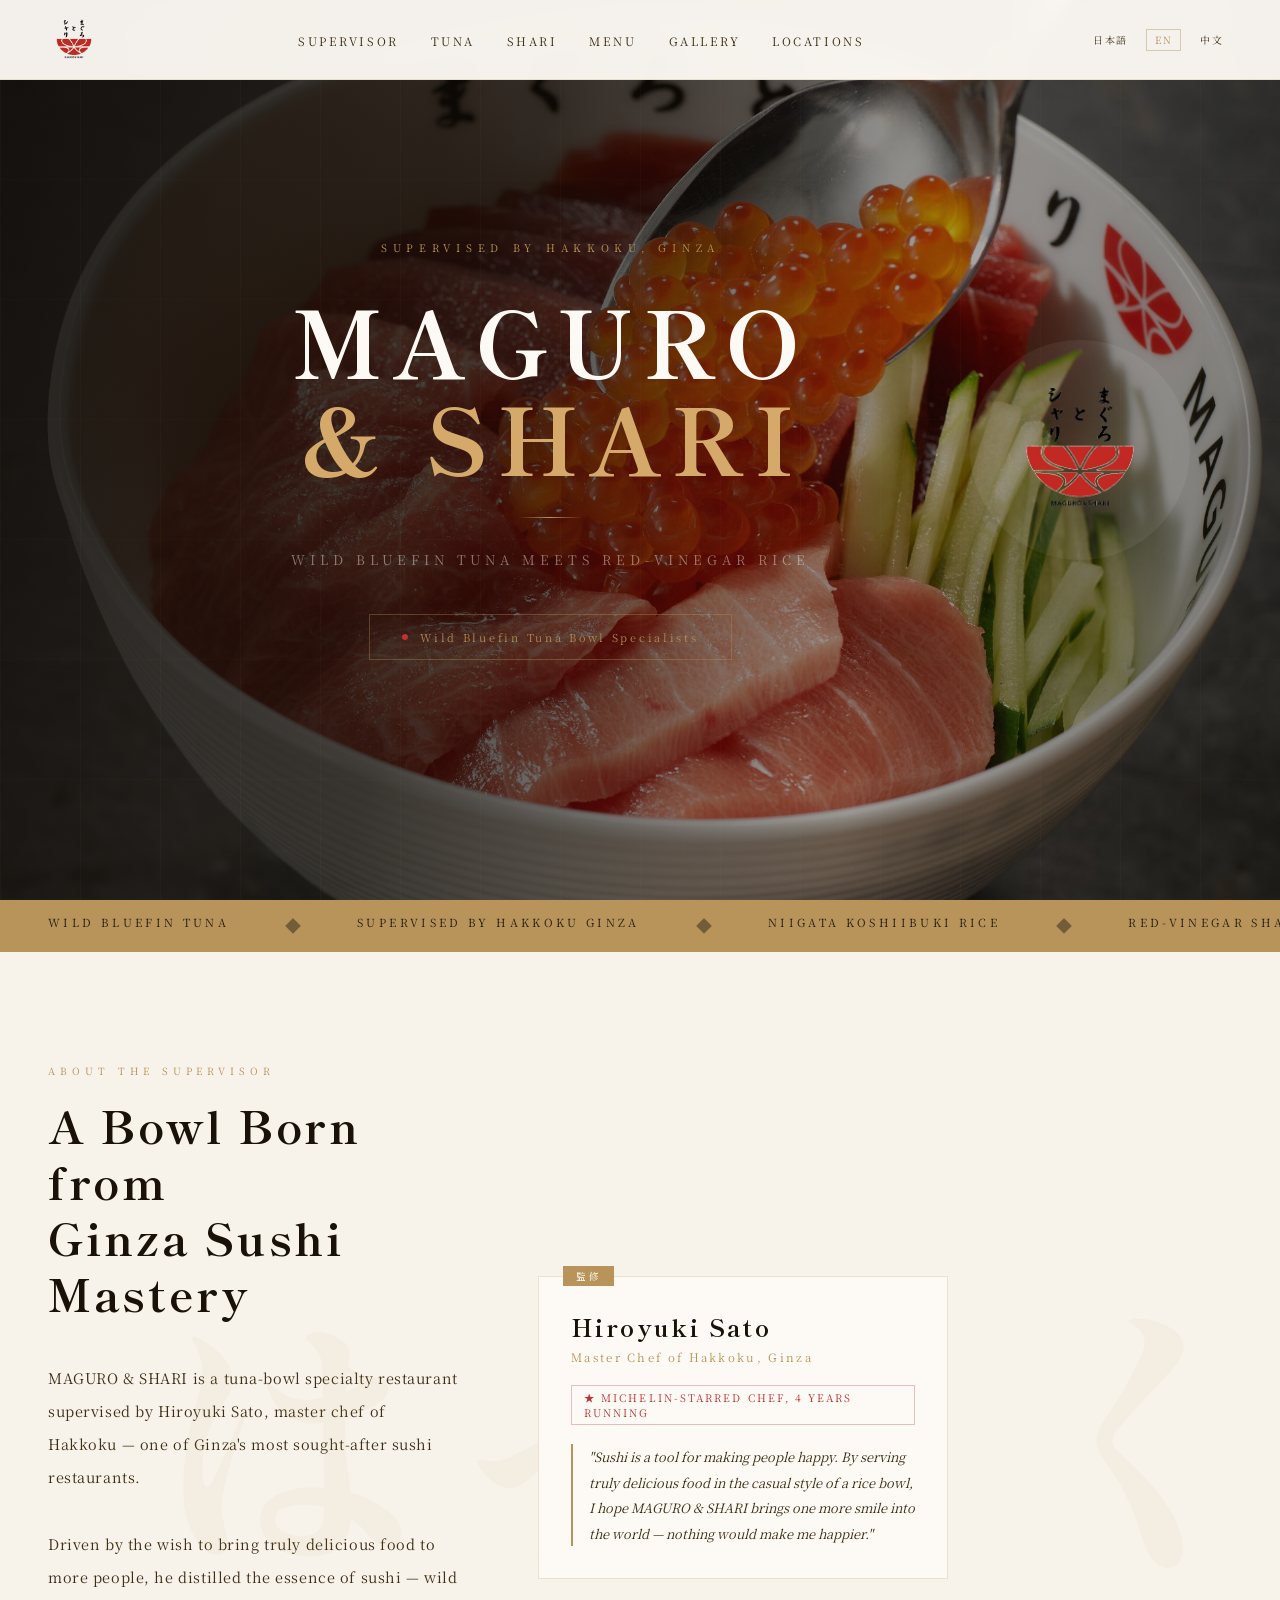
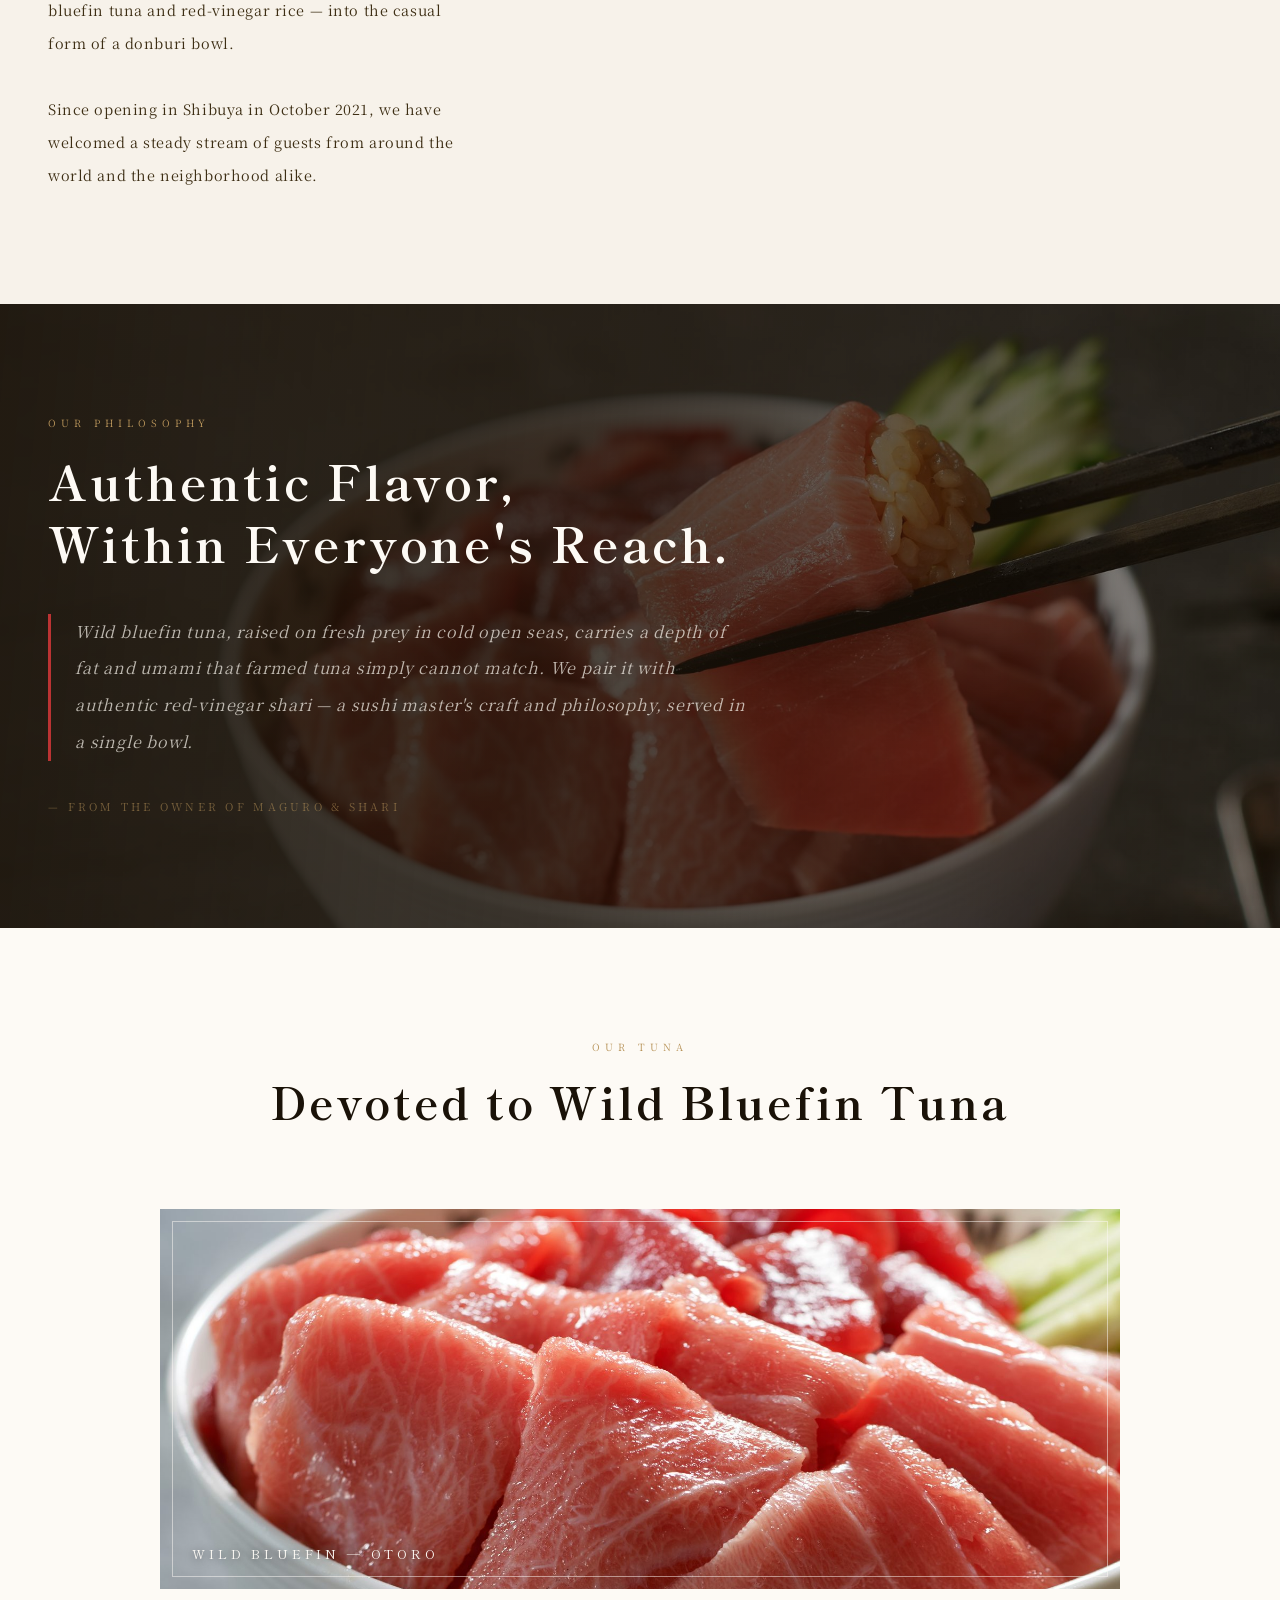
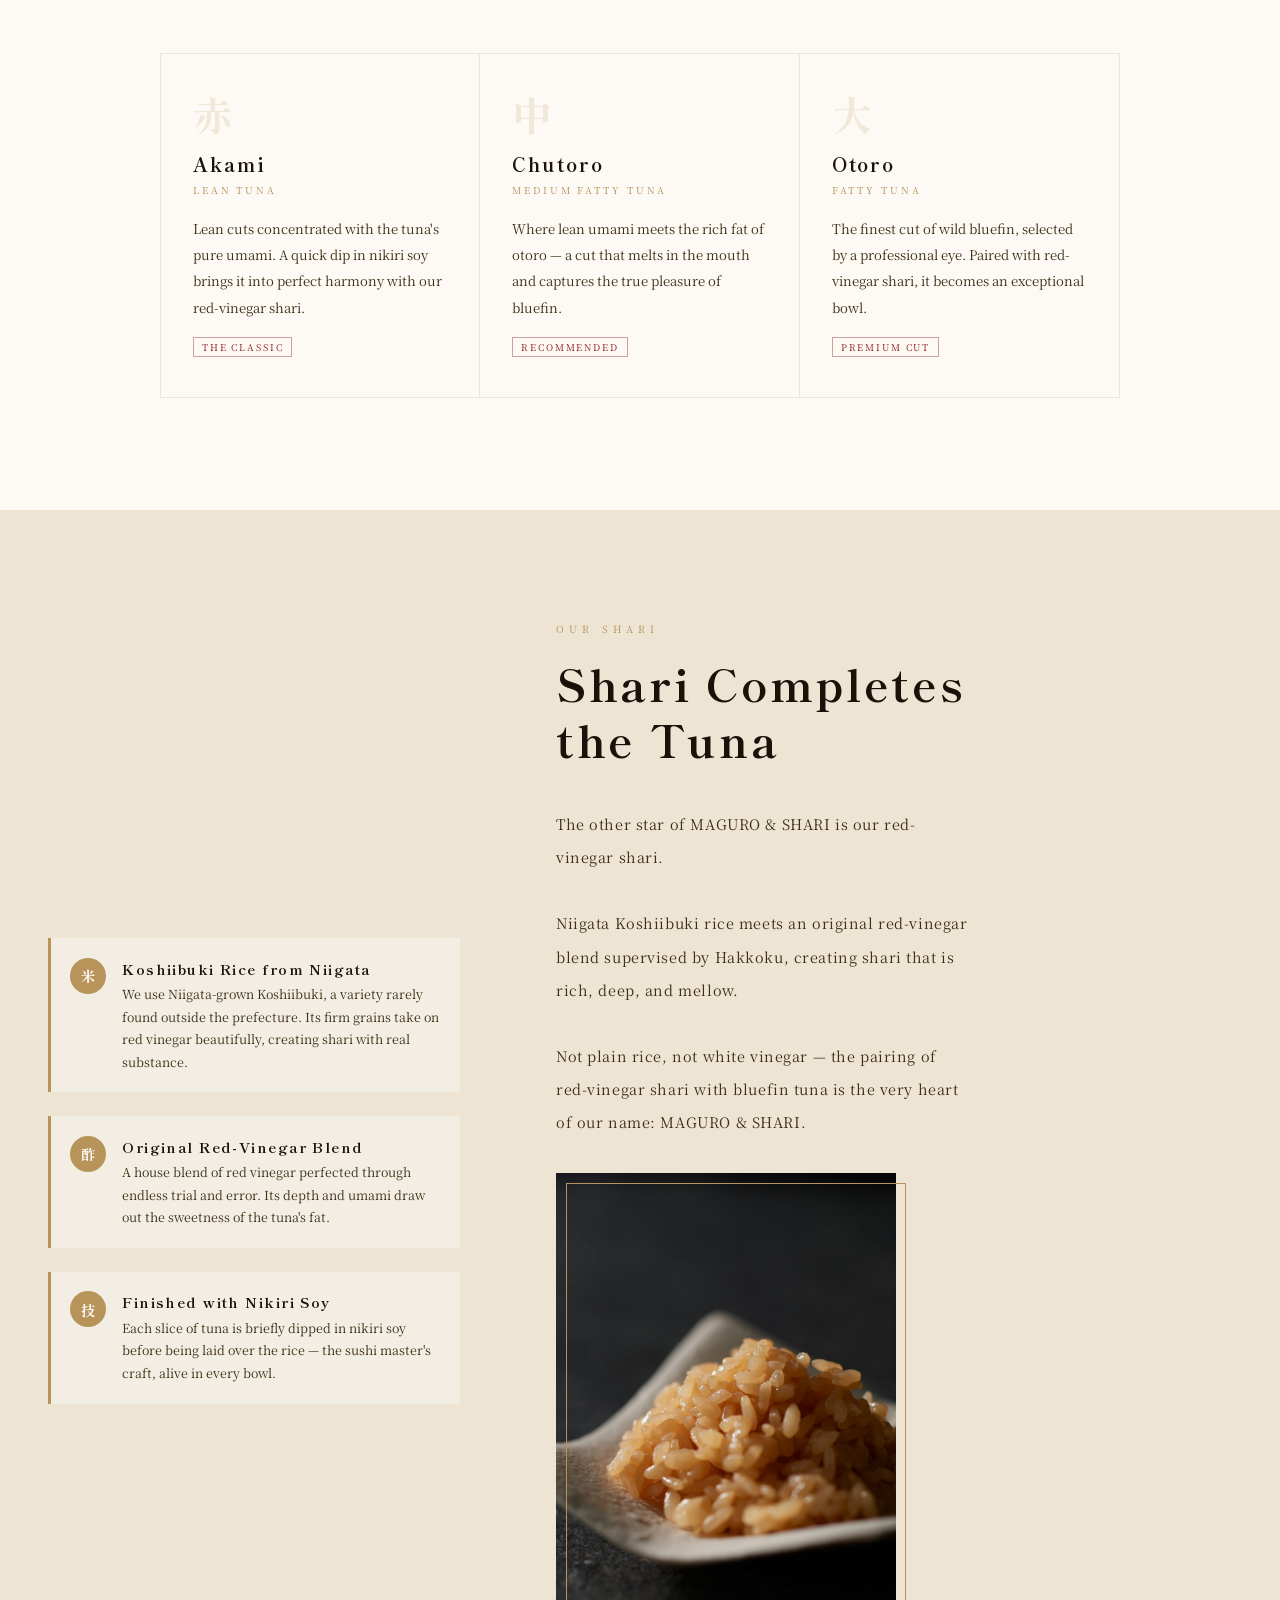
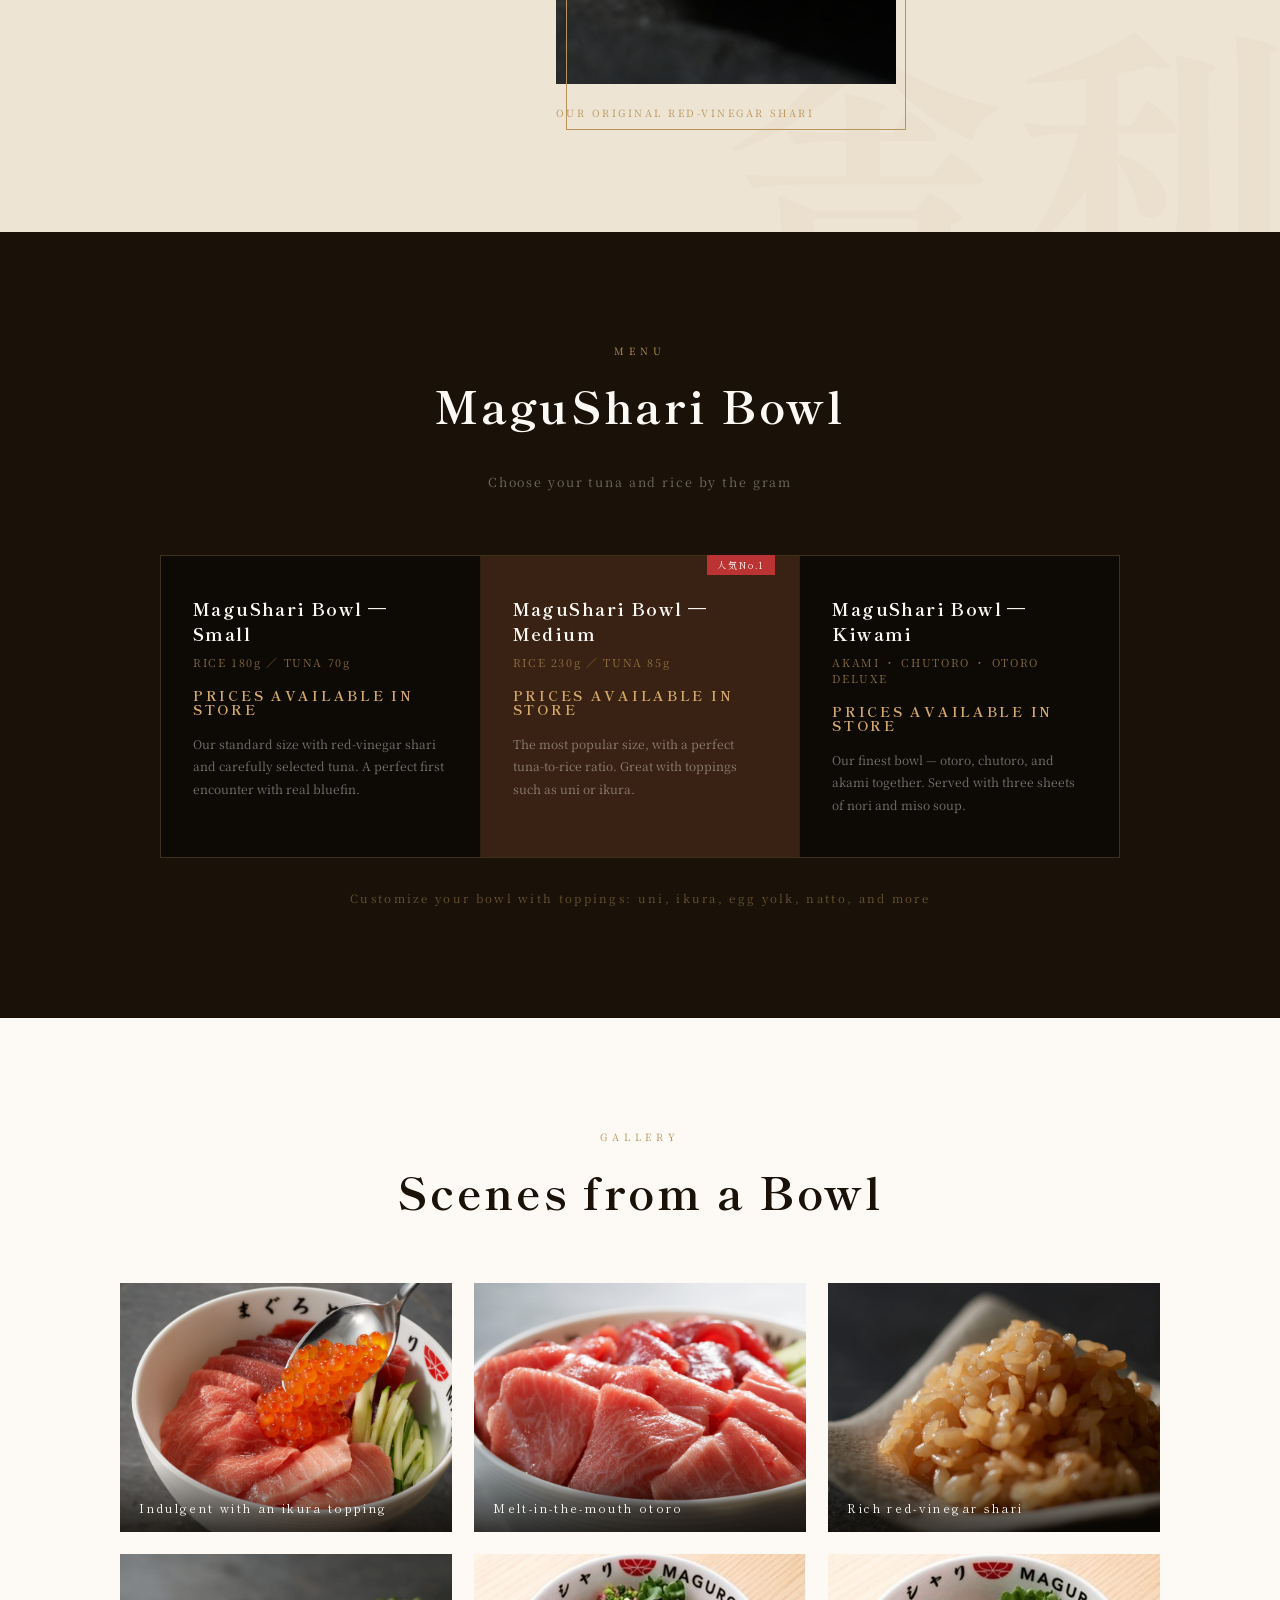
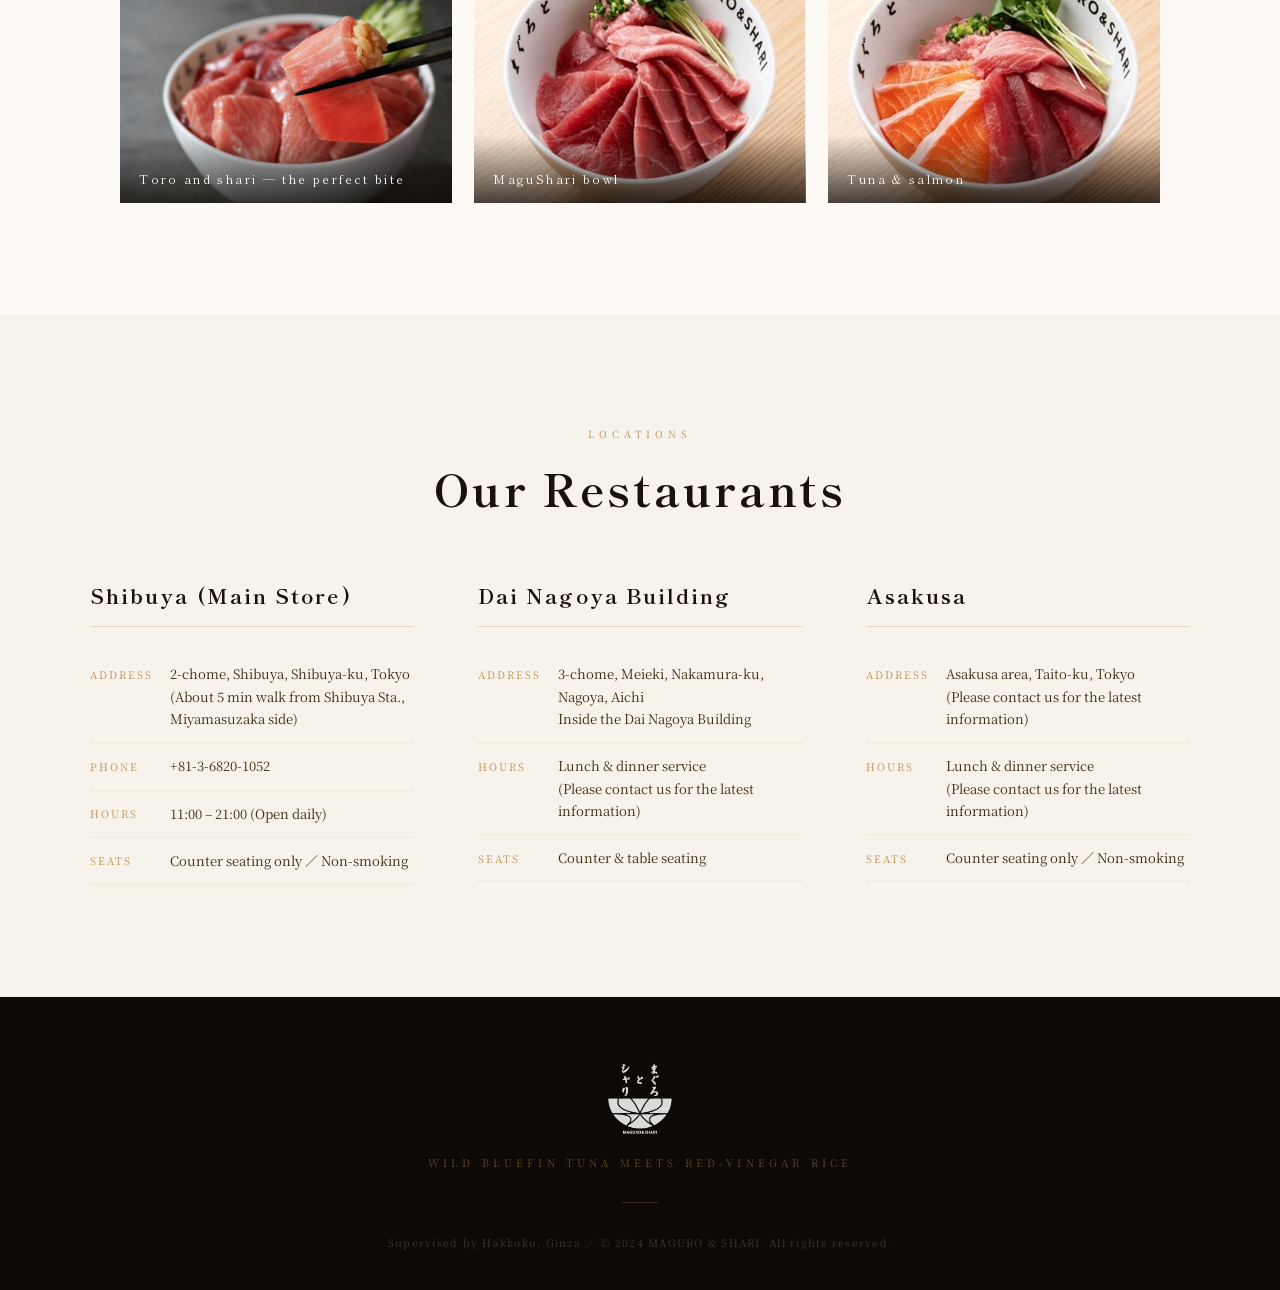
<file: en.html>
<!DOCTYPE html>
<html lang="en">
<head>
<meta charset="UTF-8">
<meta name="viewport" content="width=device-width, initial-scale=1.0">
<title>MAGURO &amp; SHARI | Wild Bluefin Tuna Bowl, Supervised by Hakkoku Ginza</title>
<link href="https://fonts.googleapis.com/css2?family=Noto+Serif+JP:wght@300;400;500;700&family=Shippori+Mincho:wght@400;500;700&display=swap" rel="stylesheet">
<link rel="stylesheet" href="style.css">
</head>
<body>

<nav>
  <a class="nav-logo" href="#top">
    <img src="logo.png" alt="MAGURO &amp; SHARI" style="height:44px;width:auto;vertical-align:middle;margin-right:2px;">
  </a>
  <ul class="nav-links">
    <li><a href="#monitor">SUPERVISOR</a></li>
    <li><a href="#tuna">TUNA</a></li>
    <li><a href="#shari">SHARI</a></li>
    <li><a href="#menu">MENU</a></li>
    <li><a href="#gallery">GALLERY</a></li>
    <li><a href="#access">LOCATIONS</a></li>
  </ul>
  <div class="lang-switch">
    <a href="index.html">日本語</a>
    <a href="en.html" class="active">EN</a>
    <a href="zh.html">中文</a>
  </div>
</nav>

<section id="top" class="hero">
  <div class="hero-bg"></div>
  <div class="hero-grid"></div>
  <div class="hero-mon" style="background:rgba(255,255,255,0.06);border-radius:50%;padding:20px;">
    <img src="logo.png" alt="MAGURO &amp; SHARI logo" style="width:160px;height:auto;filter:drop-shadow(0 0 18px rgba(184,148,90,0.25));">
  </div>
  <div class="hero-content">
    <span class="hero-eye">SUPERVISED BY HAKKOKU, GINZA</span>
    <h1 class="hero-title">MAGURO<em>&amp; SHARI</em></h1>
    <div class="hero-line"></div>
    <p class="hero-sub">WILD BLUEFIN TUNA MEETS RED-VINEGAR RICE</p>
    <div class="hero-badge">Wild Bluefin Tuna Bowl Specialists</div>
  </div>
</section>

<div class="strip">
  <div class="strip-inner">
    <span class="strip-item">WILD BLUEFIN TUNA</span><span class="strip-dot">◆</span>
    <span class="strip-item">SUPERVISED BY HAKKOKU GINZA</span><span class="strip-dot">◆</span>
    <span class="strip-item">NIIGATA KOSHIIBUKI RICE</span><span class="strip-dot">◆</span>
    <span class="strip-item">RED-VINEGAR SHARI</span><span class="strip-dot">◆</span>
    <span class="strip-item">NIKIRI SOY FINISH</span><span class="strip-dot">◆</span>
    <span class="strip-item">CUSTOMIZE BY THE GRAM</span><span class="strip-dot">◆</span>
    <span class="strip-item">WILD BLUEFIN TUNA</span><span class="strip-dot">◆</span>
    <span class="strip-item">SUPERVISED BY HAKKOKU GINZA</span><span class="strip-dot">◆</span>
    <span class="strip-item">NIIGATA KOSHIIBUKI RICE</span><span class="strip-dot">◆</span>
    <span class="strip-item">RED-VINEGAR SHARI</span><span class="strip-dot">◆</span>
    <span class="strip-item">NIKIRI SOY FINISH</span><span class="strip-dot">◆</span>
    <span class="strip-item">CUSTOMIZE BY THE GRAM</span><span class="strip-dot">◆</span>
  </div>
</div>

<section id="monitor" class="monitor">
  <div class="monitor-grid reveal">
    <div>
      <span class="sec-eye">ABOUT THE SUPERVISOR</span>
      <h2 class="sec-title">A Bowl Born from<br>Ginza Sushi Mastery</h2>
      <p class="monitor-text">
        MAGURO &amp; SHARI is a tuna-bowl specialty restaurant supervised by Hiroyuki Sato, master chef of Hakkoku — one of Ginza's most sought-after sushi restaurants.<br><br>
        Driven by the wish to bring truly delicious food to more people, he distilled the essence of sushi — wild bluefin tuna and red-vinegar rice — into the casual form of a donburi bowl.<br><br>
        Since opening in Shibuya in October 2021, we have welcomed a steady stream of guests from around the world and the neighborhood alike.
      </p>
    </div>
    <div class="chef-card reveal d1">
      <div class="chef-name">Hiroyuki Sato</div>
      <span class="chef-shop">Master Chef of Hakkoku, Ginza</span>
      <div class="michelin">★ MICHELIN-STARRED CHEF, 4 YEARS RUNNING</div>
      <p class="chef-quote">
        "Sushi is a tool for making people happy. By serving truly delicious food in the casual style of a rice bowl, I hope MAGURO &amp; SHARI brings one more smile into the world — nothing would make me happier."
      </p>
    </div>
  </div>
</section>

<div class="philo">
  <div class="philo-bg"></div>
  <div class="philo-inner reveal">
    <span class="philo-eye">OUR PHILOSOPHY</span>
    <h2 class="philo-title">Authentic Flavor,<br>Within Everyone's Reach.</h2>
    <p class="philo-quote">
      Wild bluefin tuna, raised on fresh prey in cold open seas, carries a depth of fat and umami that farmed tuna simply cannot match. We pair it with authentic red-vinegar shari — a sushi master's craft and philosophy, served in a single bowl.
    </p>
    <span class="philo-credit">— FROM THE OWNER OF MAGURO &amp; SHARI</span>
  </div>
</div>

<section id="tuna" class="tuna">
  <div class="tuna-header reveal">
    <span class="sec-eye">OUR TUNA</span>
    <h2 class="sec-title">Devoted to Wild Bluefin Tuna</h2>
  </div>
  <div class="tuna-photo reveal">
    <img src="images/otoro_closeup.jpg" alt="Finely marbled otoro of wild bluefin tuna" loading="lazy">
    <span class="tuna-photo-cap">WILD BLUEFIN — OTORO</span>
  </div>
  <div class="tuna-grid">
    <div class="tuna-card reveal">
      <span class="tuna-kanji">赤</span>
      <span class="tuna-name">Akami</span>
      <span class="tuna-en">LEAN TUNA</span>
      <p class="tuna-desc">Lean cuts concentrated with the tuna's pure umami. A quick dip in nikiri soy brings it into perfect harmony with our red-vinegar shari.</p>
      <span class="tuna-tag">THE CLASSIC</span>
    </div>
    <div class="tuna-card reveal d1">
      <span class="tuna-kanji">中</span>
      <span class="tuna-name">Chutoro</span>
      <span class="tuna-en">MEDIUM FATTY TUNA</span>
      <p class="tuna-desc">Where lean umami meets the rich fat of otoro — a cut that melts in the mouth and captures the true pleasure of bluefin.</p>
      <span class="tuna-tag">RECOMMENDED</span>
    </div>
    <div class="tuna-card reveal d2">
      <span class="tuna-kanji">大</span>
      <span class="tuna-name">Otoro</span>
      <span class="tuna-en">FATTY TUNA</span>
      <p class="tuna-desc">The finest cut of wild bluefin, selected by a professional eye. Paired with red-vinegar shari, it becomes an exceptional bowl.</p>
      <span class="tuna-tag">PREMIUM CUT</span>
    </div>
  </div>
</section>

<section id="shari" class="shari">
  <div class="shari-inner">
    <div class="shari-facts reveal">
      <div class="fact-row">
        <div class="fact-icon">米</div>
        <div>
          <div class="fact-title2">Koshiibuki Rice from Niigata</div>
          <p class="fact-text2">We use Niigata-grown Koshiibuki, a variety rarely found outside the prefecture. Its firm grains take on red vinegar beautifully, creating shari with real substance.</p>
        </div>
      </div>
      <div class="fact-row">
        <div class="fact-icon">酢</div>
        <div>
          <div class="fact-title2">Original Red-Vinegar Blend</div>
          <p class="fact-text2">A house blend of red vinegar perfected through endless trial and error. Its depth and umami draw out the sweetness of the tuna's fat.</p>
        </div>
      </div>
      <div class="fact-row">
        <div class="fact-icon">技</div>
        <div>
          <div class="fact-title2">Finished with Nikiri Soy</div>
          <p class="fact-text2">Each slice of tuna is briefly dipped in nikiri soy before being laid over the rice — the sushi master's craft, alive in every bowl.</p>
        </div>
      </div>
    </div>
    <div class="reveal d1">
      <span class="sec-eye">OUR SHARI</span>
      <h2 class="sec-title">Shari Completes<br>the Tuna</h2>
      <p class="monitor-text" style="color:var(--ink2);">
        The other star of MAGURO &amp; SHARI is our red-vinegar shari.<br><br>
        Niigata Koshiibuki rice meets an original red-vinegar blend supervised by Hakkoku, creating shari that is rich, deep, and mellow.<br><br>
        Not plain rice, not white vinegar — the pairing of red-vinegar shari with bluefin tuna is the very heart of our name: MAGURO &amp; SHARI.
      </p>
      <div class="shari-photo">
        <img src="images/akazu_shari.jpg" alt="Glossy red-vinegar shari" loading="lazy">
        <span class="shari-photo-cap">OUR ORIGINAL RED-VINEGAR SHARI</span>
      </div>
    </div>
  </div>
</section>

<section id="menu" class="menu">
  <div class="menu-header reveal">
    <span class="sec-eye">MENU</span>
    <h2 class="sec-title">MaguShari Bowl</h2>
    <p style="font-size:0.78rem;letter-spacing:0.15em;color:rgba(247,242,234,0.4);margin-top:0.8rem;">Choose your tuna and rice by the gram</p>
  </div>
  <div class="menu-cards">
    <div class="menu-card reveal">
      <span class="menu-name">MaguShari Bowl — Small</span>
      <span class="menu-sub">RICE 180g ／ TUNA 70g</span>
      <div class="menu-price" style="font-size:0.85rem;letter-spacing:0.2em;">PRICES AVAILABLE IN STORE</div>
      <p class="menu-detail">Our standard size with red-vinegar shari and carefully selected tuna. A perfect first encounter with real bluefin.</p>
    </div>
    <div class="menu-card featured reveal d1">
      <span class="menu-name">MaguShari Bowl — Medium</span>
      <span class="menu-sub">RICE 230g ／ TUNA 85g</span>
      <div class="menu-price" style="font-size:0.85rem;letter-spacing:0.2em;">PRICES AVAILABLE IN STORE</div>
      <p class="menu-detail">The most popular size, with a perfect tuna-to-rice ratio. Great with toppings such as uni or ikura.</p>
    </div>
    <div class="menu-card reveal d2">
      <span class="menu-name">MaguShari Bowl — Kiwami</span>
      <span class="menu-sub">AKAMI ・ CHUTORO ・ OTORO DELUXE</span>
      <div class="menu-price" style="font-size:0.85rem;letter-spacing:0.2em;">PRICES AVAILABLE IN STORE</div>
      <p class="menu-detail">Our finest bowl — otoro, chutoro, and akami together. Served with three sheets of nori and miso soup.</p>
    </div>
  </div>
  <p class="menu-note">Customize your bowl with toppings: uni, ikura, egg yolk, natto, and more</p>
</section>

<section id="gallery" class="gallery">
  <div class="gallery-header reveal">
    <span class="sec-eye">GALLERY</span>
    <h2 class="sec-title">Scenes from a Bowl</h2>
  </div>
  <div class="gallery-grid">
    <div class="g-item reveal">
      <img src="images/hero_ikura_don.jpg" alt="Luxurious MaguShari bowl topped with ikura" loading="lazy">
      <span class="g-cap">Indulgent with an ikura topping</span>
    </div>
    <div class="g-item reveal d1">
      <img src="images/otoro_closeup.jpg" alt="Wild bluefin otoro" loading="lazy">
      <span class="g-cap">Melt-in-the-mouth otoro</span>
    </div>
    <div class="g-item reveal d2">
      <img src="images/akazu_shari.jpg" alt="Red-vinegar shari" loading="lazy">
      <span class="g-cap">Rich red-vinegar shari</span>
    </div>
    <div class="g-item reveal">
      <img src="images/toro_hashi.jpg" alt="A bite of toro and red-vinegar shari" loading="lazy">
      <span class="g-cap">Toro and shari — the perfect bite</span>
    </div>
    <div class="g-item reveal d1">
      <img src="images/don_maguro.jpg" alt="MaguShari bowl" loading="lazy">
      <span class="g-cap">MaguShari bowl</span>
    </div>
    <div class="g-item reveal d2">
      <img src="images/don_maguro_salmon.jpg" alt="Tuna and salmon bowl" loading="lazy">
      <span class="g-cap">Tuna &amp; salmon</span>
    </div>
  </div>
</section>

<section id="access" class="access">
  <div class="access-header reveal">
    <span class="sec-eye">LOCATIONS</span>
    <h2 class="sec-title">Our Restaurants</h2>
  </div>
  <div class="access-grid" style="grid-template-columns:repeat(3,1fr);max-width:1100px;">
    <div class="reveal">
      <div class="shop-name">Shibuya (Main Store)</div>
      <table class="info-table">
        <tr><td>ADDRESS</td><td>2-chome, Shibuya, Shibuya-ku, Tokyo<br>(About 5 min walk from Shibuya Sta., Miyamasuzaka side)</td></tr>
        <tr><td>PHONE</td><td>+81-3-6820-1052</td></tr>
        <tr><td>HOURS</td><td>11:00 – 21:00 (Open daily)</td></tr>
        <tr><td>SEATS</td><td>Counter seating only ／ Non-smoking</td></tr>
      </table>
    </div>
    <div class="reveal d1">
      <div class="shop-name">Dai Nagoya Building</div>
      <table class="info-table">
        <tr><td>ADDRESS</td><td>3-chome, Meieki, Nakamura-ku, Nagoya, Aichi<br>Inside the Dai Nagoya Building</td></tr>
        <tr><td>HOURS</td><td>Lunch &amp; dinner service<br>(Please contact us for the latest information)</td></tr>
        <tr><td>SEATS</td><td>Counter &amp; table seating</td></tr>
      </table>
    </div>
    <div class="reveal d2">
      <div class="shop-name">Asakusa</div>
      <table class="info-table">
        <tr><td>ADDRESS</td><td>Asakusa area, Taito-ku, Tokyo<br>(Please contact us for the latest information)</td></tr>
        <tr><td>HOURS</td><td>Lunch &amp; dinner service<br>(Please contact us for the latest information)</td></tr>
        <tr><td>SEATS</td><td>Counter seating only ／ Non-smoking</td></tr>
      </table>
    </div>
  </div>
</section>

<footer>
  <span class="foot-logo">
    <img src="logo.png" alt="MAGURO &amp; SHARI" style="height:80px;width:auto;filter:brightness(0) invert(1) opacity(0.85);">
  </span>
  <span class="foot-tag">WILD BLUEFIN TUNA MEETS RED-VINEGAR RICE</span>
  <div class="foot-div"></div>
  <p class="foot-copy">Supervised by Hakkoku, Ginza ／ © 2024 MAGURO &amp; SHARI. All rights reserved.</p>
</footer>

<script>
const obs = new IntersectionObserver(entries => {
  entries.forEach(e => { if(e.isIntersecting) e.target.classList.add('visible'); });
}, { threshold:0.08 });
document.querySelectorAll('.reveal').forEach(el => obs.observe(el));
</script>
</body>
</html>
</file>
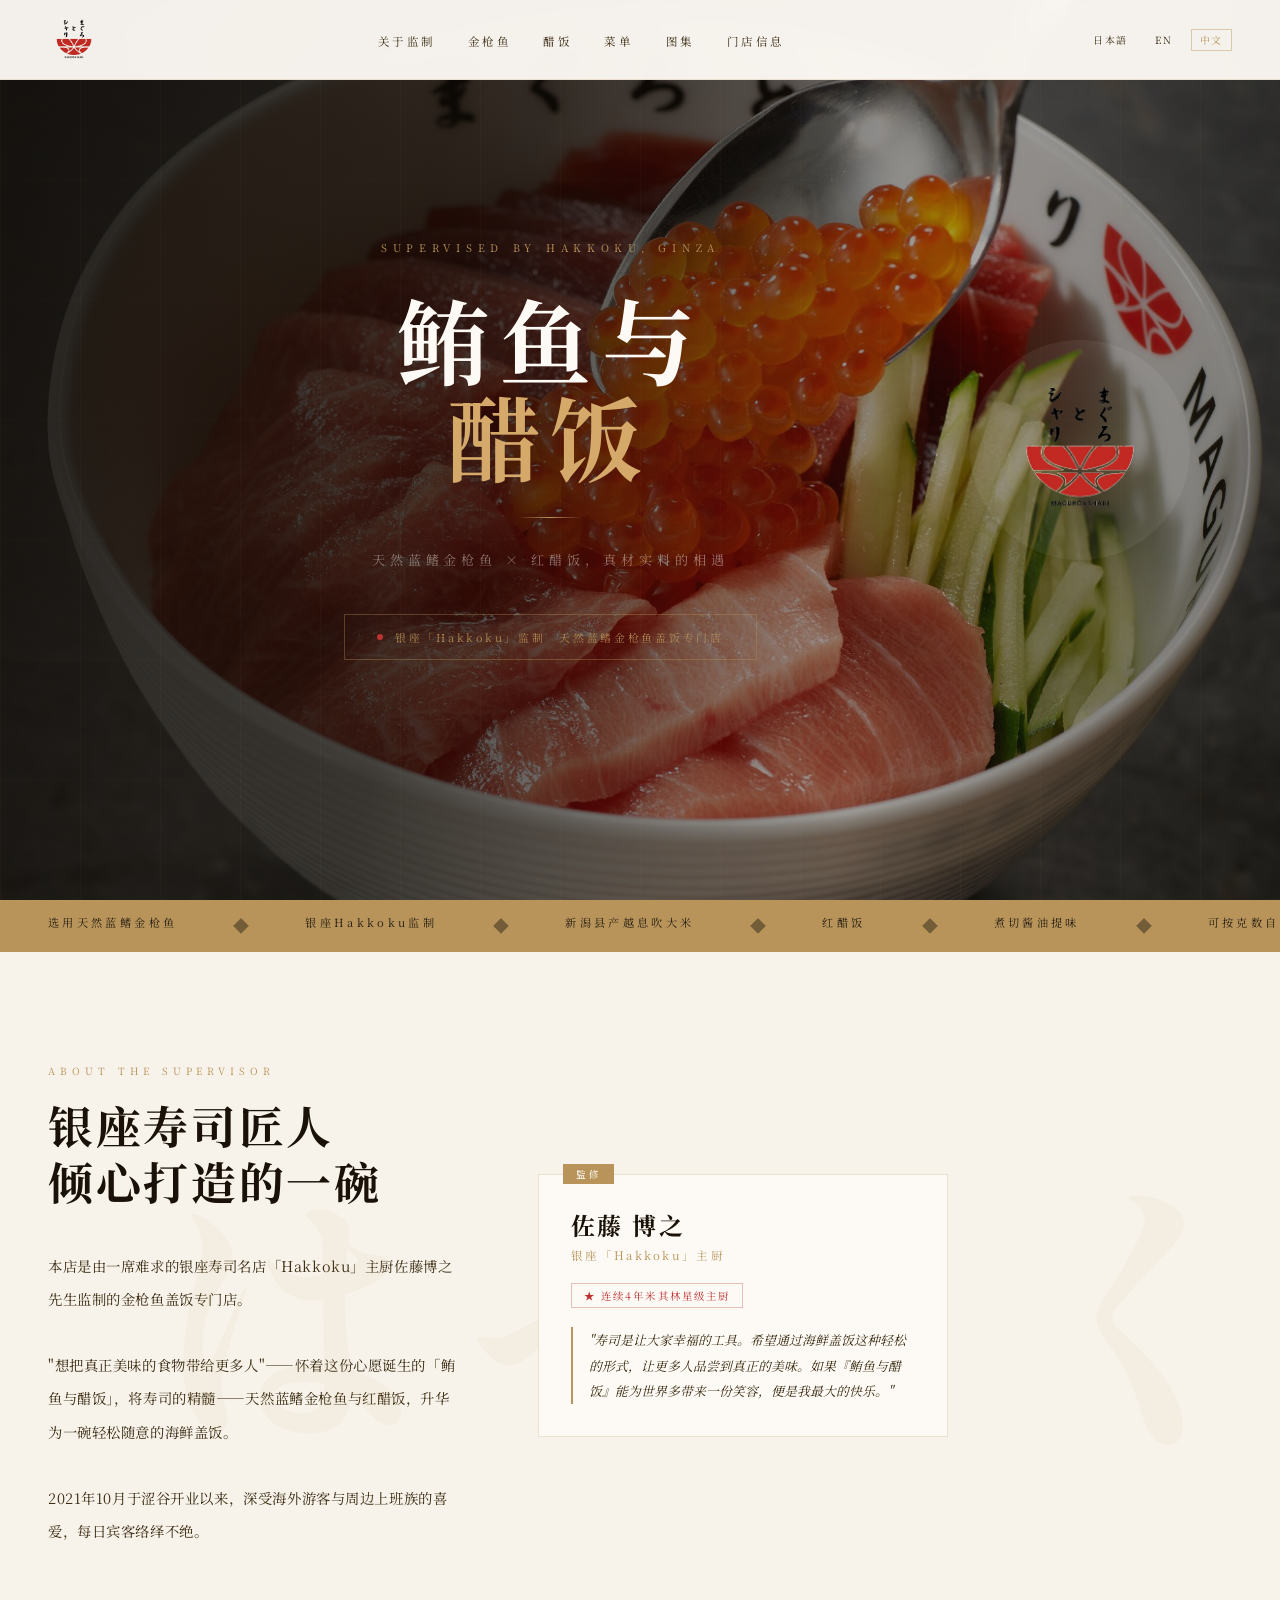
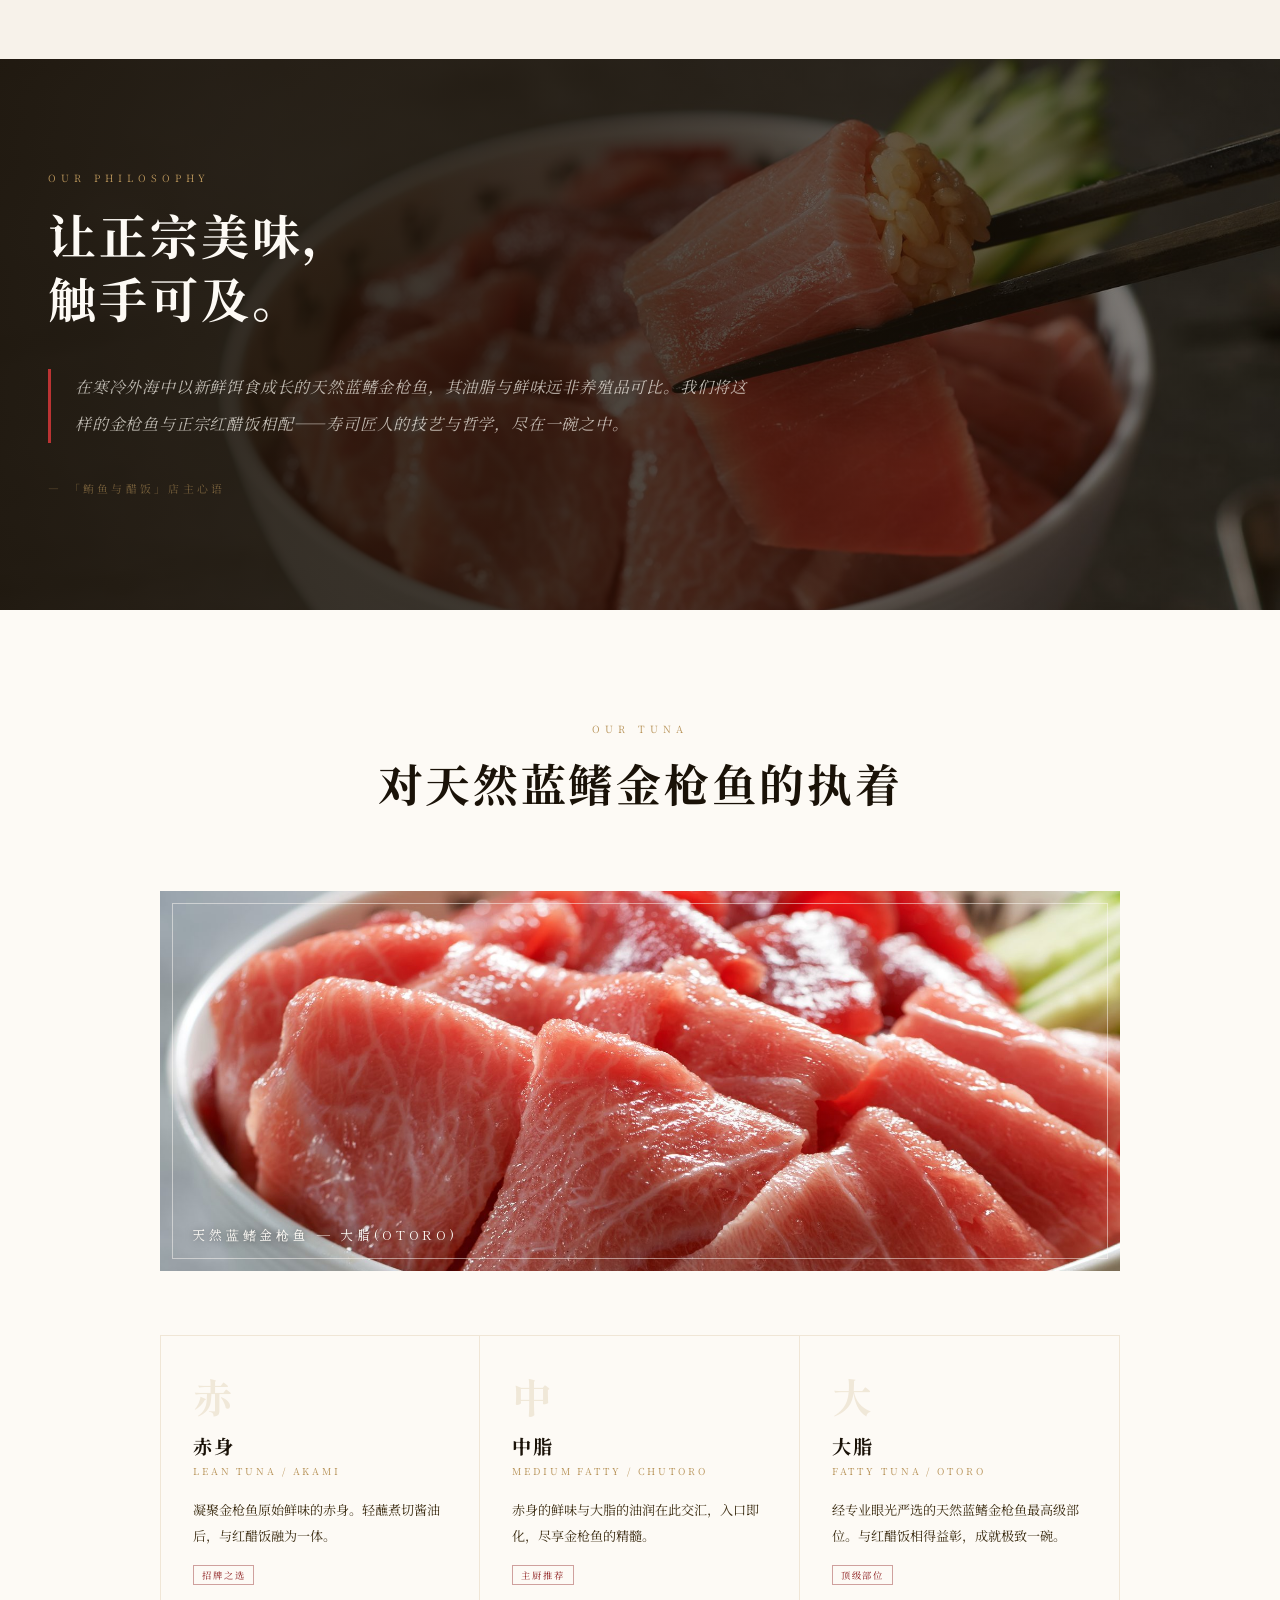
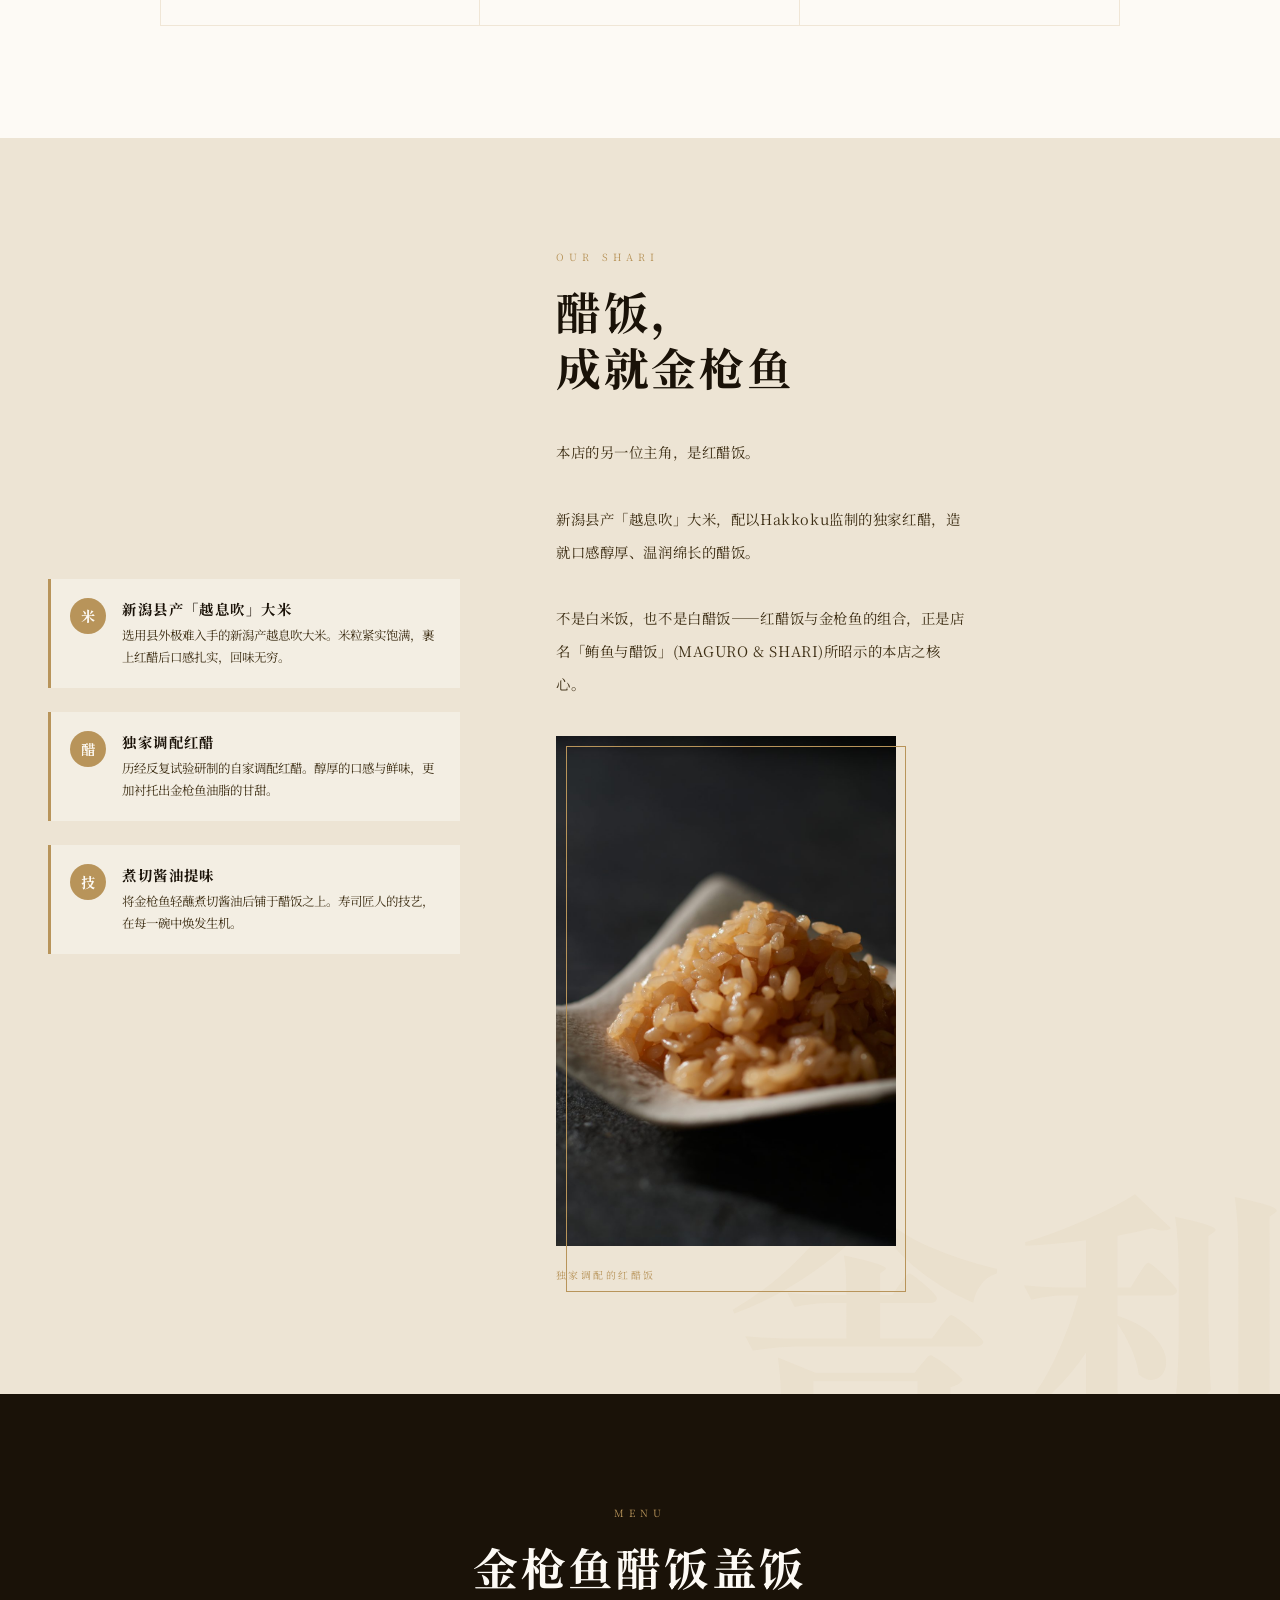
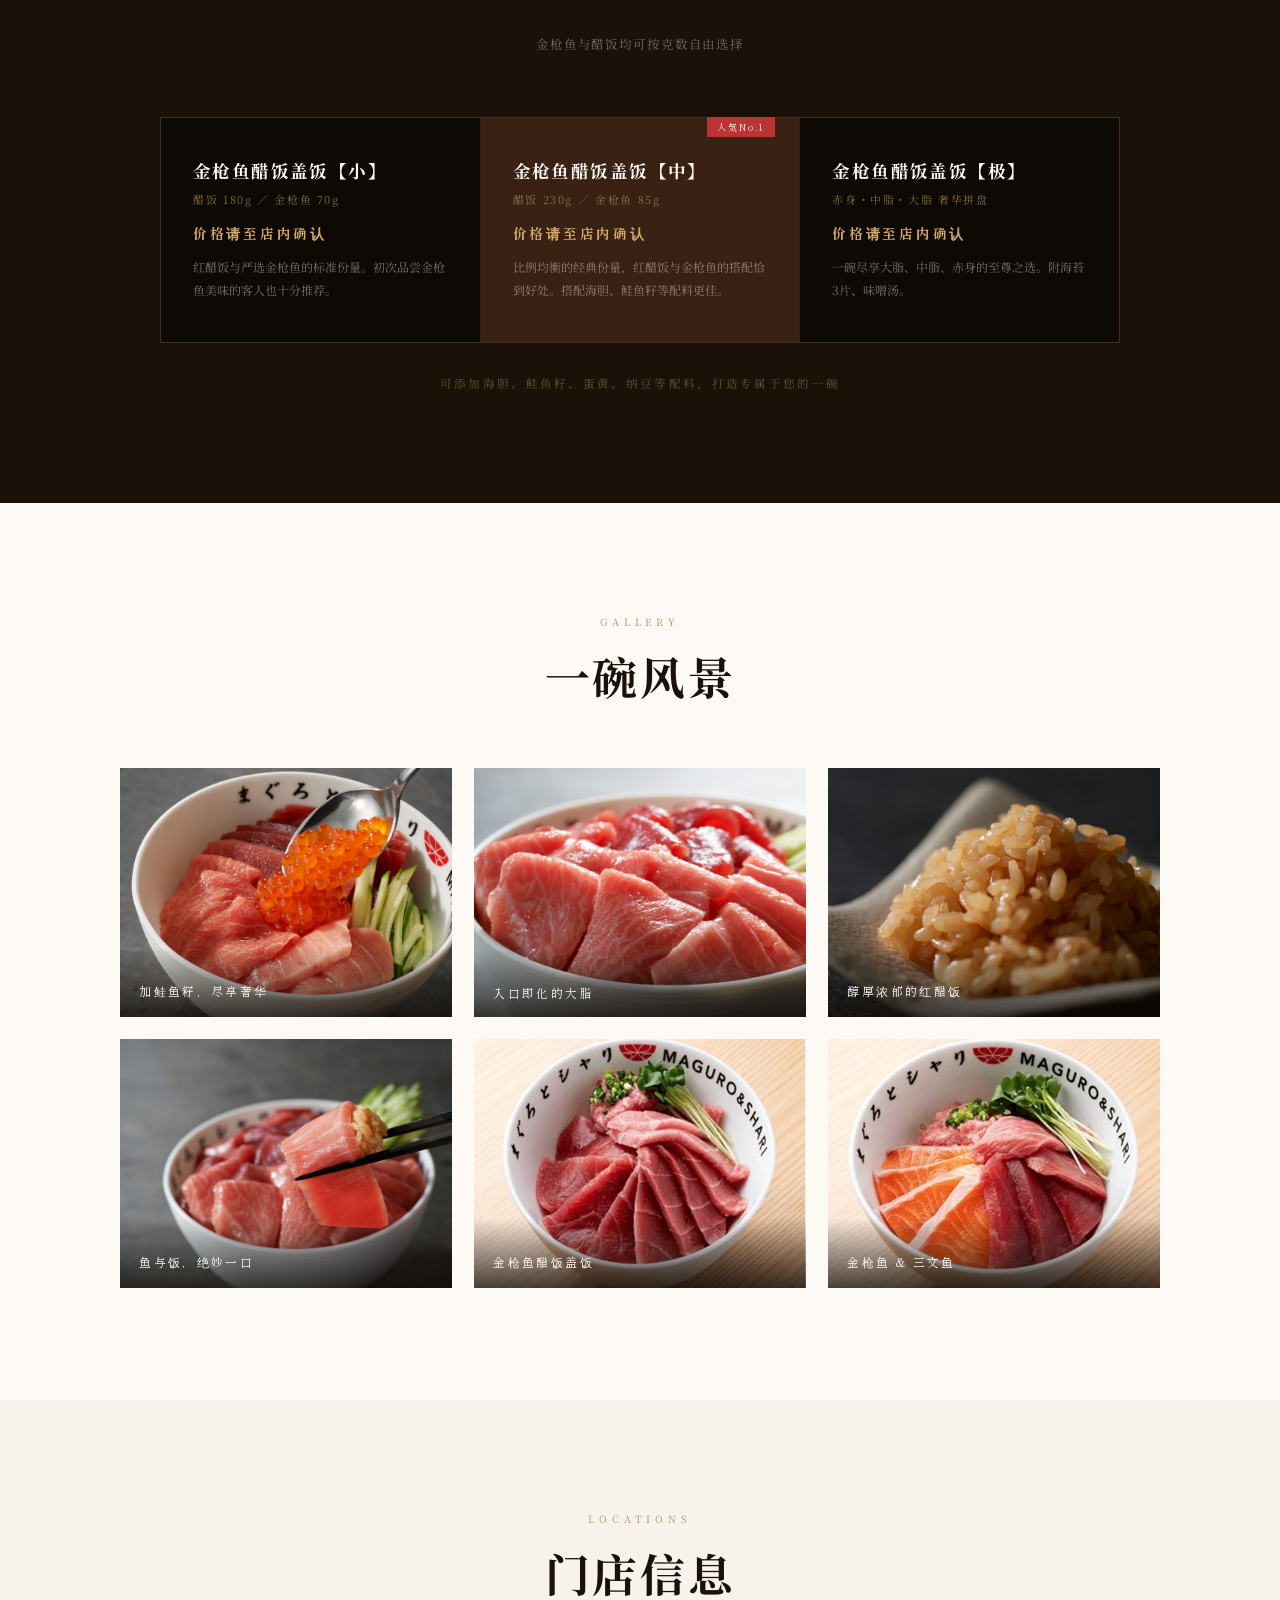
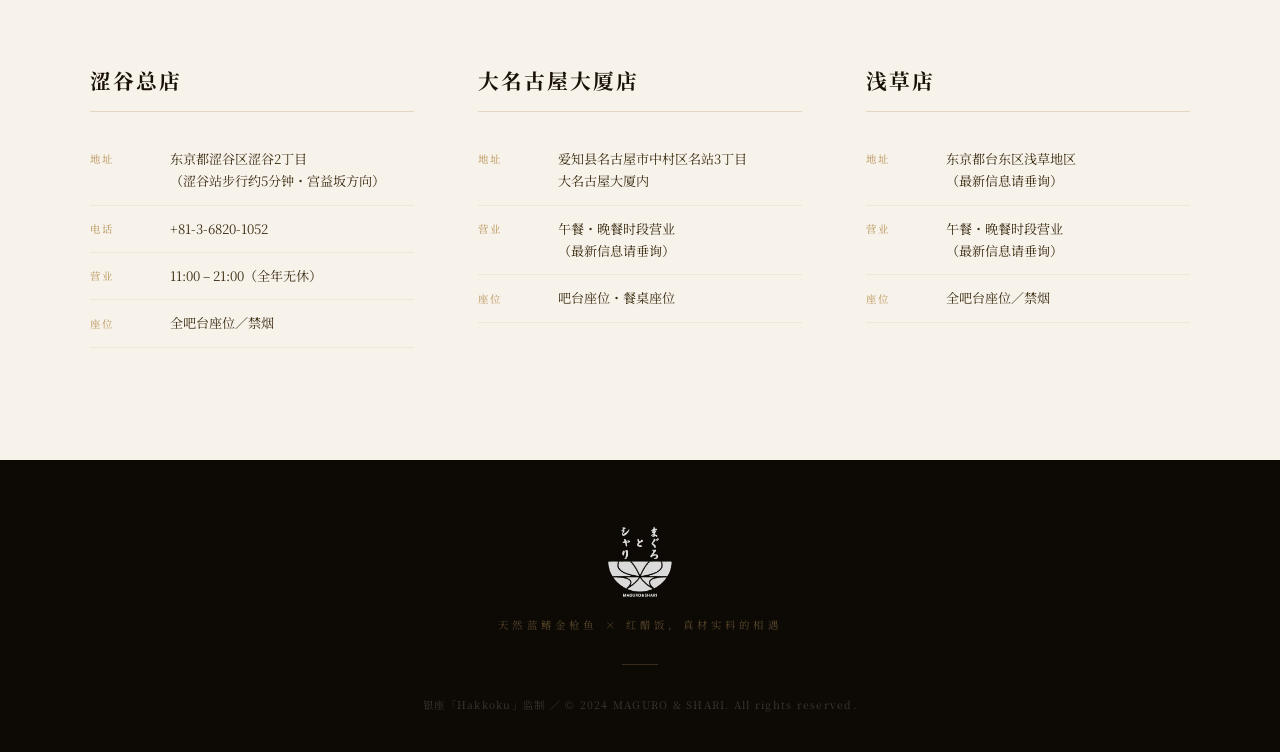
<file: zh.html>
<!DOCTYPE html>
<html lang="zh-CN">
<head>
<meta charset="UTF-8">
<meta name="viewport" content="width=device-width, initial-scale=1.0">
<title>MAGURO &amp; SHARI 鲔鱼与醋饭 | 银座Hakkoku监制 天然蓝鳍金枪鱼盖饭专门店</title>
<link href="https://fonts.googleapis.com/css2?family=Noto+Serif+SC:wght@300;400;500;700&family=Shippori+Mincho:wght@400;500;700&display=swap" rel="stylesheet">
<link rel="stylesheet" href="style.css">
<style>
body { font-family:'Noto Serif SC',serif; }
.hero-title, .sec-title, .philo-title, .chef-name, .tuna-name, .menu-name, .shop-name, .fact-title2, .foot-logo { font-family:'Noto Serif SC',serif; }
</style>
</head>
<body>

<nav>
  <a class="nav-logo" href="#top">
    <img src="logo.png" alt="MAGURO &amp; SHARI" style="height:44px;width:auto;vertical-align:middle;margin-right:2px;">
  </a>
  <ul class="nav-links">
    <li><a href="#monitor">关于监制</a></li>
    <li><a href="#tuna">金枪鱼</a></li>
    <li><a href="#shari">醋饭</a></li>
    <li><a href="#menu">菜单</a></li>
    <li><a href="#gallery">图集</a></li>
    <li><a href="#access">门店信息</a></li>
  </ul>
  <div class="lang-switch">
    <a href="index.html">日本語</a>
    <a href="en.html">EN</a>
    <a href="zh.html" class="active">中文</a>
  </div>
</nav>

<section id="top" class="hero">
  <div class="hero-bg"></div>
  <div class="hero-grid"></div>
  <div class="hero-mon" style="background:rgba(255,255,255,0.06);border-radius:50%;padding:20px;">
    <img src="logo.png" alt="MAGURO &amp; SHARI 标志" style="width:160px;height:auto;filter:drop-shadow(0 0 18px rgba(184,148,90,0.25));">
  </div>
  <div class="hero-content">
    <span class="hero-eye">SUPERVISED BY HAKKOKU, GINZA</span>
    <h1 class="hero-title">鲔鱼与<em>醋饭</em></h1>
    <div class="hero-line"></div>
    <p class="hero-sub">天然蓝鳍金枪鱼 × 红醋饭，真材实料的相遇</p>
    <div class="hero-badge">银座「Hakkoku」监制　天然蓝鳍金枪鱼盖饭专门店</div>
  </div>
</section>

<div class="strip">
  <div class="strip-inner">
    <span class="strip-item">选用天然蓝鳍金枪鱼</span><span class="strip-dot">◆</span>
    <span class="strip-item">银座Hakkoku监制</span><span class="strip-dot">◆</span>
    <span class="strip-item">新潟县产越息吹大米</span><span class="strip-dot">◆</span>
    <span class="strip-item">红醋饭</span><span class="strip-dot">◆</span>
    <span class="strip-item">煮切酱油提味</span><span class="strip-dot">◆</span>
    <span class="strip-item">可按克数自由定制</span><span class="strip-dot">◆</span>
    <span class="strip-item">选用天然蓝鳍金枪鱼</span><span class="strip-dot">◆</span>
    <span class="strip-item">银座Hakkoku监制</span><span class="strip-dot">◆</span>
    <span class="strip-item">新潟县产越息吹大米</span><span class="strip-dot">◆</span>
    <span class="strip-item">红醋饭</span><span class="strip-dot">◆</span>
    <span class="strip-item">煮切酱油提味</span><span class="strip-dot">◆</span>
    <span class="strip-item">可按克数自由定制</span><span class="strip-dot">◆</span>
  </div>
</div>

<section id="monitor" class="monitor">
  <div class="monitor-grid reveal">
    <div>
      <span class="sec-eye">ABOUT THE SUPERVISOR</span>
      <h2 class="sec-title">银座寿司匠人<br>倾心打造的一碗</h2>
      <p class="monitor-text">
        本店是由一席难求的银座寿司名店「Hakkoku」主厨佐藤博之先生监制的金枪鱼盖饭专门店。<br><br>
        "想把真正美味的食物带给更多人"——怀着这份心愿诞生的「鲔鱼与醋饭」，将寿司的精髓——天然蓝鳍金枪鱼与红醋饭，升华为一碗轻松随意的海鲜盖饭。<br><br>
        2021年10月于涩谷开业以来，深受海外游客与周边上班族的喜爱，每日宾客络绎不绝。
      </p>
    </div>
    <div class="chef-card reveal d1">
      <div class="chef-name">佐藤 博之</div>
      <span class="chef-shop">银座「Hakkoku」主厨</span>
      <div class="michelin">★ 连续4年米其林星级主厨</div>
      <p class="chef-quote">
        "寿司是让大家幸福的工具。希望通过海鲜盖饭这种轻松的形式，让更多人品尝到真正的美味。如果『鲔鱼与醋饭』能为世界多带来一份笑容，便是我最大的快乐。"
      </p>
    </div>
  </div>
</section>

<div class="philo">
  <div class="philo-bg"></div>
  <div class="philo-inner reveal">
    <span class="philo-eye">OUR PHILOSOPHY</span>
    <h2 class="philo-title">让正宗美味，<br>触手可及。</h2>
    <p class="philo-quote">
      在寒冷外海中以新鲜饵食成长的天然蓝鳍金枪鱼，其油脂与鲜味远非养殖品可比。我们将这样的金枪鱼与正宗红醋饭相配——寿司匠人的技艺与哲学，尽在一碗之中。
    </p>
    <span class="philo-credit">— 「鲔鱼与醋饭」店主心语</span>
  </div>
</div>

<section id="tuna" class="tuna">
  <div class="tuna-header reveal">
    <span class="sec-eye">OUR TUNA</span>
    <h2 class="sec-title">对天然蓝鳍金枪鱼的执着</h2>
  </div>
  <div class="tuna-photo reveal">
    <img src="images/otoro_closeup.jpg" alt="油脂纹理细腻的天然蓝鳍金枪鱼大脂" loading="lazy">
    <span class="tuna-photo-cap">天然蓝鳍金枪鱼 — 大脂(OTORO)</span>
  </div>
  <div class="tuna-grid">
    <div class="tuna-card reveal">
      <span class="tuna-kanji">赤</span>
      <span class="tuna-name">赤身</span>
      <span class="tuna-en">LEAN TUNA / AKAMI</span>
      <p class="tuna-desc">凝聚金枪鱼原始鲜味的赤身。轻蘸煮切酱油后，与红醋饭融为一体。</p>
      <span class="tuna-tag">招牌之选</span>
    </div>
    <div class="tuna-card reveal d1">
      <span class="tuna-kanji">中</span>
      <span class="tuna-name">中脂</span>
      <span class="tuna-en">MEDIUM FATTY / CHUTORO</span>
      <p class="tuna-desc">赤身的鲜味与大脂的油润在此交汇，入口即化，尽享金枪鱼的精髓。</p>
      <span class="tuna-tag">主厨推荐</span>
    </div>
    <div class="tuna-card reveal d2">
      <span class="tuna-kanji">大</span>
      <span class="tuna-name">大脂</span>
      <span class="tuna-en">FATTY TUNA / OTORO</span>
      <p class="tuna-desc">经专业眼光严选的天然蓝鳍金枪鱼最高级部位。与红醋饭相得益彰，成就极致一碗。</p>
      <span class="tuna-tag">顶级部位</span>
    </div>
  </div>
</section>

<section id="shari" class="shari">
  <div class="shari-inner">
    <div class="shari-facts reveal">
      <div class="fact-row">
        <div class="fact-icon">米</div>
        <div>
          <div class="fact-title2">新潟县产「越息吹」大米</div>
          <p class="fact-text2">选用县外极难入手的新潟产越息吹大米。米粒紧实饱满，裹上红醋后口感扎实，回味无穷。</p>
        </div>
      </div>
      <div class="fact-row">
        <div class="fact-icon">醋</div>
        <div>
          <div class="fact-title2">独家调配红醋</div>
          <p class="fact-text2">历经反复试验研制的自家调配红醋。醇厚的口感与鲜味，更加衬托出金枪鱼油脂的甘甜。</p>
        </div>
      </div>
      <div class="fact-row">
        <div class="fact-icon">技</div>
        <div>
          <div class="fact-title2">煮切酱油提味</div>
          <p class="fact-text2">将金枪鱼轻蘸煮切酱油后铺于醋饭之上。寿司匠人的技艺，在每一碗中焕发生机。</p>
        </div>
      </div>
    </div>
    <div class="reveal d1">
      <span class="sec-eye">OUR SHARI</span>
      <h2 class="sec-title">醋饭，<br>成就金枪鱼</h2>
      <p class="monitor-text" style="color:var(--ink2);">
        本店的另一位主角，是红醋饭。<br><br>
        新潟县产「越息吹」大米，配以Hakkoku监制的独家红醋，造就口感醇厚、温润绵长的醋饭。<br><br>
        不是白米饭，也不是白醋饭——红醋饭与金枪鱼的组合，正是店名「鲔鱼与醋饭」(MAGURO &amp; SHARI)所昭示的本店之核心。
      </p>
      <div class="shari-photo">
        <img src="images/akazu_shari.jpg" alt="光泽诱人的红醋饭" loading="lazy">
        <span class="shari-photo-cap">独家调配的红醋饭</span>
      </div>
    </div>
  </div>
</section>

<section id="menu" class="menu">
  <div class="menu-header reveal">
    <span class="sec-eye">MENU</span>
    <h2 class="sec-title">金枪鱼醋饭盖饭</h2>
    <p style="font-size:0.78rem;letter-spacing:0.15em;color:rgba(247,242,234,0.4);margin-top:0.8rem;">金枪鱼与醋饭均可按克数自由选择</p>
  </div>
  <div class="menu-cards">
    <div class="menu-card reveal">
      <span class="menu-name">金枪鱼醋饭盖饭【小】</span>
      <span class="menu-sub">醋饭 180g ／ 金枪鱼 70g</span>
      <div class="menu-price" style="font-size:0.85rem;letter-spacing:0.2em;">价格请至店内确认</div>
      <p class="menu-detail">红醋饭与严选金枪鱼的标准份量。初次品尝金枪鱼美味的客人也十分推荐。</p>
    </div>
    <div class="menu-card featured reveal d1">
      <span class="menu-name">金枪鱼醋饭盖饭【中】</span>
      <span class="menu-sub">醋饭 230g ／ 金枪鱼 85g</span>
      <div class="menu-price" style="font-size:0.85rem;letter-spacing:0.2em;">价格请至店内确认</div>
      <p class="menu-detail">比例均衡的经典份量，红醋饭与金枪鱼的搭配恰到好处。搭配海胆、鲑鱼籽等配料更佳。</p>
    </div>
    <div class="menu-card reveal d2">
      <span class="menu-name">金枪鱼醋饭盖饭【极】</span>
      <span class="menu-sub">赤身・中脂・大脂 奢华拼盘</span>
      <div class="menu-price" style="font-size:0.85rem;letter-spacing:0.2em;">价格请至店内确认</div>
      <p class="menu-detail">一碗尽享大脂、中脂、赤身的至尊之选。附海苔3片、味噌汤。</p>
    </div>
  </div>
  <p class="menu-note">可添加海胆、鲑鱼籽、蛋黄、纳豆等配料，打造专属于您的一碗</p>
</section>

<section id="gallery" class="gallery">
  <div class="gallery-header reveal">
    <span class="sec-eye">GALLERY</span>
    <h2 class="sec-title">一碗风景</h2>
  </div>
  <div class="gallery-grid">
    <div class="g-item reveal">
      <img src="images/hero_ikura_don.jpg" alt="铺满鲑鱼籽的奢华金枪鱼盖饭" loading="lazy">
      <span class="g-cap">加鲑鱼籽，尽享奢华</span>
    </div>
    <div class="g-item reveal d1">
      <img src="images/otoro_closeup.jpg" alt="天然蓝鳍金枪鱼大脂" loading="lazy">
      <span class="g-cap">入口即化的大脂</span>
    </div>
    <div class="g-item reveal d2">
      <img src="images/akazu_shari.jpg" alt="红醋饭" loading="lazy">
      <span class="g-cap">醇厚浓郁的红醋饭</span>
    </div>
    <div class="g-item reveal">
      <img src="images/toro_hashi.jpg" alt="金枪鱼与红醋饭的一口" loading="lazy">
      <span class="g-cap">鱼与饭，绝妙一口</span>
    </div>
    <div class="g-item reveal d1">
      <img src="images/don_maguro.jpg" alt="金枪鱼醋饭盖饭" loading="lazy">
      <span class="g-cap">金枪鱼醋饭盖饭</span>
    </div>
    <div class="g-item reveal d2">
      <img src="images/don_maguro_salmon.jpg" alt="金枪鱼三文鱼双拼盖饭" loading="lazy">
      <span class="g-cap">金枪鱼 &amp; 三文鱼</span>
    </div>
  </div>
</section>

<section id="access" class="access">
  <div class="access-header reveal">
    <span class="sec-eye">LOCATIONS</span>
    <h2 class="sec-title">门店信息</h2>
  </div>
  <div class="access-grid" style="grid-template-columns:repeat(3,1fr);max-width:1100px;">
    <div class="reveal">
      <div class="shop-name">涩谷总店</div>
      <table class="info-table">
        <tr><td>地址</td><td>东京都涩谷区涩谷2丁目<br>（涩谷站步行约5分钟・宫益坂方向）</td></tr>
        <tr><td>电话</td><td>+81-3-6820-1052</td></tr>
        <tr><td>营业</td><td>11:00 – 21:00（全年无休）</td></tr>
        <tr><td>座位</td><td>全吧台座位／禁烟</td></tr>
      </table>
    </div>
    <div class="reveal d1">
      <div class="shop-name">大名古屋大厦店</div>
      <table class="info-table">
        <tr><td>地址</td><td>爱知县名古屋市中村区名站3丁目<br>大名古屋大厦内</td></tr>
        <tr><td>营业</td><td>午餐・晚餐时段营业<br>（最新信息请垂询）</td></tr>
        <tr><td>座位</td><td>吧台座位・餐桌座位</td></tr>
      </table>
    </div>
    <div class="reveal d2">
      <div class="shop-name">浅草店</div>
      <table class="info-table">
        <tr><td>地址</td><td>东京都台东区浅草地区<br>（最新信息请垂询）</td></tr>
        <tr><td>营业</td><td>午餐・晚餐时段营业<br>（最新信息请垂询）</td></tr>
        <tr><td>座位</td><td>全吧台座位／禁烟</td></tr>
      </table>
    </div>
  </div>
</section>

<footer>
  <span class="foot-logo">
    <img src="logo.png" alt="MAGURO &amp; SHARI" style="height:80px;width:auto;filter:brightness(0) invert(1) opacity(0.85);">
  </span>
  <span class="foot-tag">天然蓝鳍金枪鱼 × 红醋饭，真材实料的相遇</span>
  <div class="foot-div"></div>
  <p class="foot-copy">银座「Hakkoku」监制 ／ © 2024 MAGURO &amp; SHARI. All rights reserved.</p>
</footer>

<script>
const obs = new IntersectionObserver(entries => {
  entries.forEach(e => { if(e.isIntersecting) e.target.classList.add('visible'); });
}, { threshold:0.08 });
document.querySelectorAll('.reveal').forEach(el => obs.observe(el));
</script>
</body>
</html>
</file>
<file: style.css>
* { margin:0; padding:0; box-sizing:border-box; }
:root {
  --ink:#1a1208; --ink2:#3d2e14;
  --gold:#b8945a; --gold2:#d4a96a;
  --red:#8b1a1a; --red2:#b33;
  --cream:#f7f2ea; --cream2:#ede4d4;
  --white:#fdfaf5; --dark:#0d0a06;
}
html { scroll-behavior:smooth; }
body { font-family:'Noto Serif JP',serif; background:var(--white); color:var(--ink); overflow-x:hidden; }

nav {
  position:fixed; top:0; left:0; right:0; z-index:100;
  display:flex; justify-content:space-between; align-items:center;
  padding:1.1rem 3rem;
  background:rgba(253,250,245,0.96);
  border-bottom:1px solid rgba(184,148,90,0.2);
  backdrop-filter:blur(10px);
}
.nav-logo { font-family:'Shippori Mincho',serif; font-size:1.25rem; font-weight:700; letter-spacing:0.15em; color:var(--ink); text-decoration:none; }
.nav-logo em { color:var(--gold); font-style:normal; }
.nav-links { display:flex; gap:2rem; list-style:none; }
.nav-links a { font-size:0.72rem; letter-spacing:0.22em; color:var(--ink2); text-decoration:none; transition:color 0.3s; }
.nav-links a:hover { color:var(--gold); }

.hero { min-height:100vh; display:flex; align-items:center; justify-content:center; position:relative; overflow:hidden; background:var(--dark); }
.hero-bg {
  position:absolute; inset:0;
  background:
    linear-gradient(105deg, rgba(13,10,6,0.92) 0%, rgba(13,10,6,0.75) 38%, rgba(13,10,6,0.35) 70%, rgba(13,10,6,0.55) 100%),
    url('images/hero_ikura_don.jpg') center right / cover no-repeat;
}
.hero-grid { position:absolute; inset:0; background-image:repeating-linear-gradient(90deg, rgba(184,148,90,0.035) 0 1px, transparent 1px 80px), repeating-linear-gradient(0deg, rgba(184,148,90,0.02) 0 1px, transparent 1px 120px); }
.hero-mon {
  position:absolute; right:7%; top:50%; transform:translateY(-50%);
  width:220px; height:220px; display:flex; align-items:center; justify-content:center;
}
.mon-outer { position:absolute; width:200px; height:200px; border:1px solid rgba(184,148,90,0.25); border-radius:50%; animation:spin1 30s linear infinite; }
.mon-middle { position:absolute; width:170px; height:170px; border:0.5px solid rgba(184,148,90,0.15); border-radius:50%; }
.mon-text { text-align:center; }
.mon-kanji { font-family:'Shippori Mincho',serif; font-size:2.8rem; font-weight:700; color:rgba(184,148,90,0.4); line-height:1; display:block; }
.mon-en { font-size:0.55rem; letter-spacing:0.3em; color:rgba(184,148,90,0.35); display:block; margin-top:6px; }
@keyframes spin1 { from{transform:rotate(0deg)} to{transform:rotate(360deg)} }
.hero-content { position:relative; z-index:2; text-align:center; padding-right:14%; }
.hero-eye { font-size:0.65rem; letter-spacing:0.55em; color:var(--gold); margin-bottom:2.2rem; display:block; }
.hero-title { font-family:'Shippori Mincho',serif; font-size:clamp(3.2rem,8vw,5.8rem); font-weight:700; color:var(--white); line-height:1.05; letter-spacing:0.1em; }
.hero-title em { color:var(--gold2); font-style:normal; display:block; }
.hero-line { width:64px; height:1px; background:linear-gradient(90deg,transparent,var(--gold),transparent); margin:2rem auto; }
.hero-sub { font-size:0.82rem; letter-spacing:0.38em; color:rgba(247,242,234,0.45); margin-bottom:2.8rem; }
.hero-badge { display:inline-flex; align-items:center; gap:12px; border:1px solid rgba(184,148,90,0.35); padding:0.9rem 2rem; font-size:0.68rem; letter-spacing:0.25em; color:rgba(184,148,90,0.9); }
.hero-badge::before { content:''; width:6px; height:6px; background:var(--red2); border-radius:50%; }

.strip { background:var(--gold); padding:0.9rem 0; overflow:hidden; }
.strip-inner { display:flex; gap:0; white-space:nowrap; animation:ticker 22s linear infinite; }
.strip-item { font-size:0.7rem; letter-spacing:0.3em; color:var(--dark); padding:0 3rem; opacity:0.85; }
.strip-dot { color:var(--dark); opacity:0.4; padding:0 0.5rem; }
@keyframes ticker { from{transform:translateX(0)} to{transform:translateX(-50%)} }

.sec-eye { font-size:0.62rem; letter-spacing:0.5em; color:var(--gold); margin-bottom:1.2rem; display:block; }
.sec-title { font-family:'Shippori Mincho',serif; font-size:clamp(1.8rem,3.5vw,2.8rem); font-weight:700; color:var(--ink); line-height:1.25; letter-spacing:0.06em; margin-bottom:2.5rem; }

/* SUPERVISOR */
.monitor { background:var(--cream); padding:7rem 3rem; position:relative; overflow:hidden; }
.monitor::before { content:'はっこく'; position:absolute; right:-1rem; top:50%; transform:translateY(-50%); font-family:'Shippori Mincho',serif; font-size:18rem; font-weight:700; color:rgba(184,148,90,0.05); pointer-events:none; line-height:1; }
.monitor-grid { display:grid; grid-template-columns:1fr 1fr; gap:5rem; align-items:center; max-width:900px; }
.monitor-text { font-size:0.9rem; line-height:2.3; color:var(--ink2); letter-spacing:0.04em; }
.chef-card { border:1px solid rgba(184,148,90,0.25); padding:2rem; background:var(--white); position:relative; }
.chef-card::before { content:'監修'; position:absolute; top:-0.7rem; left:1.5rem; background:var(--gold); font-size:0.6rem; letter-spacing:0.3em; color:var(--white); padding:0.2rem 0.8rem; font-family:'Shippori Mincho',serif; }
.chef-name { font-family:'Shippori Mincho',serif; font-size:1.5rem; font-weight:700; color:var(--ink); margin-bottom:0.3rem; letter-spacing:0.1em; }
.chef-shop { font-size:0.72rem; letter-spacing:0.2em; color:var(--gold); margin-bottom:1.2rem; display:block; }
.michelin { display:inline-flex; align-items:center; gap:8px; font-size:0.65rem; letter-spacing:0.2em; color:var(--red2); border:1px solid rgba(180,50,50,0.3); padding:4px 12px; margin-bottom:1.2rem; }
.chef-quote { font-size:0.8rem; line-height:2; color:var(--ink2); border-left:2px solid var(--gold); padding-left:1rem; font-style:italic; }

/* DARK PHIL */
.philo { background:var(--ink); padding:7rem 3rem; position:relative; overflow:hidden; }
.philo-bg { position:absolute; inset:0;
  background:
    linear-gradient(95deg, rgba(26,18,8,0.93) 0%, rgba(26,18,8,0.8) 45%, rgba(26,18,8,0.45) 100%),
    url('images/toro_hashi.jpg') center / cover no-repeat;
}
.philo-inner { position:relative; z-index:2; max-width:700px; }
.philo-eye { font-size:0.62rem; letter-spacing:0.5em; color:var(--gold); margin-bottom:1.2rem; display:block; }
.philo-title { font-family:'Shippori Mincho',serif; font-size:clamp(2rem,4vw,3rem); font-weight:700; color:var(--white); line-height:1.3; margin-bottom:2.5rem; letter-spacing:0.06em; }
.philo-quote { font-size:1rem; line-height:2.3; color:rgba(247,242,234,0.72); letter-spacing:0.05em; border-left:3px solid var(--red2); padding-left:1.5rem; margin-bottom:2rem; font-style:italic; }
.philo-credit { font-size:0.68rem; letter-spacing:0.3em; color:rgba(184,148,90,0.55); }

/* TUNA */
.tuna { background:var(--white); padding:7rem 3rem; }
.tuna-header { text-align:center; margin-bottom:5rem; }
.tuna-photo { max-width:960px; margin:0 auto 4rem; position:relative; }
.tuna-photo img { width:100%; height:380px; object-fit:cover; display:block; }
.tuna-photo::after { content:''; position:absolute; inset:12px; border:1px solid rgba(253,250,245,0.5); pointer-events:none; }
.tuna-photo-cap { position:absolute; bottom:1.6rem; left:2rem; font-family:'Shippori Mincho',serif; font-size:0.8rem; letter-spacing:0.3em; color:var(--white); text-shadow:0 1px 8px rgba(0,0,0,0.6); z-index:2; }
.tuna-grid { display:grid; grid-template-columns:repeat(3,1fr); max-width:960px; margin:0 auto; border:1px solid rgba(184,148,90,0.2); }
.tuna-card { padding:2.5rem 2rem; border-right:1px solid rgba(184,148,90,0.2); transition:background 0.4s; }
.tuna-card:last-child { border-right:none; }
.tuna-card:hover { background:rgba(184,148,90,0.04); }
.tuna-kanji { font-family:'Shippori Mincho',serif; font-size:2.5rem; font-weight:700; color:rgba(184,148,90,0.18); display:block; margin-bottom:1rem; line-height:1; }
.tuna-name { font-family:'Shippori Mincho',serif; font-size:1.2rem; font-weight:700; color:var(--ink); letter-spacing:0.1em; display:block; margin-bottom:0.3rem; }
.tuna-en { font-size:0.6rem; letter-spacing:0.3em; color:var(--gold); margin-bottom:1.2rem; display:block; }
.tuna-desc { font-size:0.82rem; line-height:2; color:var(--ink2); }
.tuna-tag { display:inline-block; font-size:0.58rem; letter-spacing:0.2em; border:1px solid rgba(139,26,26,0.4); color:var(--red); padding:2px 8px; margin-top:1rem; }
.tuna-source { text-align:center; font-size:0.72rem; letter-spacing:0.2em; color:var(--gold); margin-top:2rem; }

/* SHARI */
.shari { background:var(--cream2); padding:7rem 3rem; position:relative; overflow:hidden; }
.shari::after { content:'舎利'; position:absolute; right:-1rem; bottom:-4rem; font-family:'Shippori Mincho',serif; font-size:18rem; font-weight:700; color:rgba(184,148,90,0.06); pointer-events:none; line-height:1; }
.shari-inner { display:grid; grid-template-columns:1fr 1fr; gap:6rem; align-items:center; max-width:920px; position:relative; z-index:2; }
.shari-photo { margin-top:2.2rem; position:relative; max-width:340px; }
.shari-photo img { width:100%; display:block; }
.shari-photo::after { content:''; position:absolute; inset:0; border:1px solid var(--gold); transform:translate(10px,10px); pointer-events:none; }
.shari-photo-cap { font-size:0.62rem; letter-spacing:0.25em; color:var(--gold); margin-top:1.4rem; display:block; }
.shari-facts { display:flex; flex-direction:column; gap:1.5rem; }
.fact-row { display:flex; align-items:flex-start; gap:1rem; padding:1.2rem; background:rgba(247,242,234,0.7); border-left:3px solid var(--gold); }
.fact-icon { width:36px; height:36px; border-radius:50%; background:var(--gold); display:flex; align-items:center; justify-content:center; flex-shrink:0; font-family:'Shippori Mincho',serif; font-size:0.9rem; color:var(--white); font-weight:700; }
.fact-title2 { font-family:'Shippori Mincho',serif; font-size:0.9rem; font-weight:700; color:var(--ink); letter-spacing:0.1em; margin-bottom:0.3rem; }
.fact-text2 { font-size:0.78rem; line-height:1.8; color:var(--ink2); }

/* MENU */
.menu { background:var(--ink); padding:7rem 3rem; }
.menu-header { text-align:center; margin-bottom:4rem; }
.menu-header .sec-title { color:var(--white); }
.menu-cards { display:grid; grid-template-columns:repeat(3,1fr); gap:1px; max-width:960px; margin:0 auto; background:rgba(184,148,90,0.12); border:1px solid rgba(184,148,90,0.12); }
.menu-card { background:var(--dark); padding:2.5rem 2rem; transition:background 0.4s; position:relative; }
.menu-card:hover { background:rgba(184,148,90,0.06); }
.menu-card.featured { background:rgba(139,26,26,0.12); }
.menu-card.featured::after { content:'人気No.1'; position:absolute; top:-1px; right:1.5rem; background:var(--red2); font-size:0.58rem; letter-spacing:0.2em; color:var(--white); padding:3px 10px; font-family:'Shippori Mincho',serif; }
.menu-name { font-family:'Shippori Mincho',serif; font-size:1.1rem; font-weight:700; color:var(--white); letter-spacing:0.08em; margin-bottom:0.5rem; display:block; }
.menu-sub { font-size:0.68rem; letter-spacing:0.15em; color:rgba(184,148,90,0.7); margin-bottom:1.2rem; display:block; }
.menu-price { font-family:'Shippori Mincho',serif; font-size:1.8rem; font-weight:700; color:var(--gold2); line-height:1; }
.menu-price sup { font-size:0.75rem; color:rgba(184,148,90,0.6); margin-left:4px; }
.menu-detail { font-size:0.75rem; line-height:1.9; color:rgba(247,242,234,0.45); margin-top:1rem; }
.menu-note { text-align:center; margin-top:2rem; font-size:0.72rem; letter-spacing:0.2em; color:rgba(184,148,90,0.5); }

/* ACCESS */
.access { background:var(--cream); padding:7rem 3rem; }
.access-header { text-align:center; margin-bottom:4rem; }
.access-grid { display:grid; grid-template-columns:1fr 1fr; gap:4rem; max-width:860px; margin:0 auto; }
.shop-name { font-family:'Shippori Mincho',serif; font-size:1.3rem; font-weight:700; color:var(--ink); letter-spacing:0.1em; margin-bottom:1.5rem; border-bottom:1px solid rgba(184,148,90,0.3); padding-bottom:1rem; }
.info-table { width:100%; border-collapse:collapse; }
.info-table tr { border-bottom:1px solid rgba(184,148,90,0.12); }
.info-table td { padding:0.75rem 0; font-size:0.82rem; line-height:1.7; }
.info-table td:first-child { font-size:0.65rem; letter-spacing:0.2em; color:var(--gold); width:80px; vertical-align:top; padding-top:0.9rem; }
.info-table td:last-child { color:var(--ink2); }

footer { background:var(--dark); padding:4rem 3rem 2.5rem; text-align:center; }
.foot-logo { font-family:'Shippori Mincho',serif; font-size:1.5rem; font-weight:700; color:var(--white); letter-spacing:0.15em; margin-bottom:0.4rem; display:block; }
.foot-logo em { color:var(--gold); font-style:normal; }
.foot-tag { font-size:0.65rem; letter-spacing:0.4em; color:rgba(184,148,90,0.45); margin-bottom:2rem; display:block; }
.foot-div { width:36px; height:1px; background:rgba(184,148,90,0.25); margin:0 auto 2rem; }
.foot-copy { font-size:0.65rem; letter-spacing:0.12em; color:rgba(247,242,234,0.2); }

/* GALLERY */
.gallery { background:var(--white); padding:7rem 3rem; }
.gallery-header { text-align:center; margin-bottom:4rem; }
.gallery-grid { display:grid; grid-template-columns:repeat(3,1fr); gap:1.4rem; max-width:1040px; margin:0 auto; }
.g-item { position:relative; overflow:hidden; aspect-ratio:4/3; background:var(--cream2); }
.g-item img { width:100%; height:100%; object-fit:cover; display:block; transition:transform 0.8s ease; }
.g-item:hover img { transform:scale(1.05); }
.g-item.tall { grid-row:span 2; aspect-ratio:auto; }
.g-cap { position:absolute; left:0; right:0; bottom:0; padding:2.2rem 1.2rem 1rem; background:linear-gradient(transparent, rgba(13,10,6,0.75)); font-family:'Shippori Mincho',serif; font-size:0.74rem; letter-spacing:0.2em; color:var(--white); }

/* RESPONSIVE */
@media (max-width: 860px) {
  nav { padding:0.9rem 1.2rem; }
  .nav-links { gap:1rem; }
  .nav-links a { font-size:0.6rem; letter-spacing:0.12em; }
  .hero-content { padding-right:0; padding-left:1rem; padding-right:1rem; }
  .hero-mon { display:none; }
  .monitor, .philo, .tuna, .shari, .menu, .access, .gallery { padding:4.5rem 1.4rem; }
  .monitor-grid, .shari-inner { grid-template-columns:1fr; gap:2.5rem; }
  .tuna-grid { grid-template-columns:1fr; }
  .tuna-card { border-right:none; border-bottom:1px solid rgba(184,148,90,0.2); }
  .tuna-card:last-child { border-bottom:none; }
  .tuna-photo img { height:240px; }
  .menu-cards { grid-template-columns:1fr; }
  .access-grid { grid-template-columns:1fr !important; gap:2.5rem; }
  .gallery-grid { grid-template-columns:repeat(2,1fr); gap:0.8rem; }
  .shari-photo { max-width:100%; }
}

.reveal { opacity:0; transform:translateY(20px); transition:opacity 0.85s ease, transform 0.85s ease; }
.reveal.visible { opacity:1; transform:none; }
.d1 { transition-delay:0.12s; } .d2 { transition-delay:0.22s; }
@media (prefers-reduced-motion: reduce) {
  .strip-inner, .mon-outer { animation:none; }
  .reveal { opacity:1; transform:none; transition:none; }
}

/* LANG SWITCH */
.lang-switch { display:flex; gap:0.6rem; align-items:center; margin-left:1.5rem; }
.lang-switch a { font-size:0.62rem; letter-spacing:0.15em; color:var(--ink2); text-decoration:none; padding:3px 8px; border:1px solid transparent; transition:all 0.3s; }
.lang-switch a:hover { color:var(--gold); }
.lang-switch a.active { border-color:rgba(184,148,90,0.45); color:var(--gold); }
@media (max-width:860px) {
  .lang-switch { margin-left:0.5rem; gap:0.3rem; }
  .lang-switch a { font-size:0.55rem; padding:2px 5px; }
}
</file>
